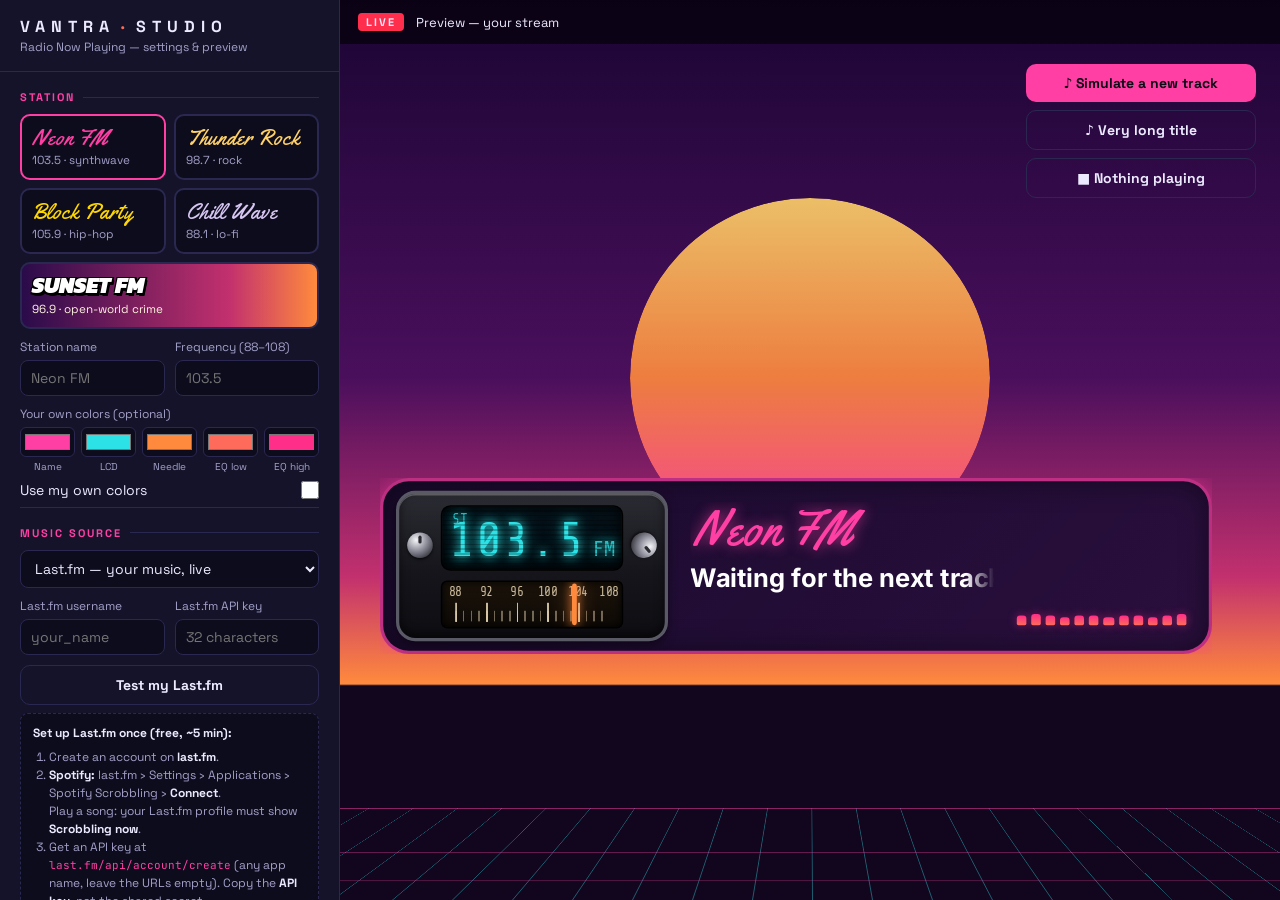
<file: index.html>
<!DOCTYPE html>
<html lang="en">
<head>
<meta charset="UTF-8">
<meta name="viewport" content="width=device-width, initial-scale=1.0">
<title>VANTRA STUDIO · Radio Now Playing</title>
<link href="https://fonts.googleapis.com/css2?family=Space+Grotesk:wght@400;500;700&family=JetBrains+Mono:wght@400;700&family=Yellowtail&family=Kanit:ital,wght@1,900&display=swap" rel="stylesheet">
<style>
:root{--acc:#ff3fa4;--coral:#ff6b5b;--indigo:#5b4bff;--bg:#0b0a16;--panel:#14132a;--line:#2a2850;--text:#eceaff;--muted:#a3a0c8;--ok:#3ddc84;--bad:#ff5f56}
*{margin:0;padding:0;box-sizing:border-box}
html,body{height:100%;overflow:hidden}
body{background:var(--bg);color:var(--text);font-family:'Space Grotesk',system-ui,sans-serif;font-size:14px}
.layout{display:flex;height:100vh}
aside{width:340px;min-width:340px;height:100vh;display:flex;flex-direction:column;background:var(--panel);border-right:1px solid var(--line)}
.logo{padding:16px 20px;border-bottom:1px solid var(--line)}
.logo b{display:block;font-size:16px;letter-spacing:6px}.logo b span{color:var(--coral);margin:0 6px}
.logo em{font-style:normal;color:var(--muted);font-size:12px}
.scroll{flex:1;overflow-y:auto;padding:0 20px 24px;scrollbar-width:thin;scrollbar-color:var(--line) transparent}
.sec{margin-top:18px}
.sec h3{font-size:11px;letter-spacing:2px;text-transform:uppercase;color:var(--acc);margin-bottom:10px;display:flex;gap:8px;align-items:center}
.sec h3::after{content:"";flex:1;height:1px;background:var(--line)}
label{display:block;font-size:12px;color:var(--muted);margin:10px 0 5px}
input[type=text],input[type=number],input[type=password],select{width:100%;background:#0d0c1d;border:1px solid var(--line);border-radius:8px;padding:8px 10px;color:var(--text);font:inherit;outline:none}
input:focus,select:focus{border-color:var(--acc)}
.row2{display:grid;grid-template-columns:1fr 1fr;gap:10px}
.colors{display:grid;grid-template-columns:repeat(5,1fr);gap:6px}
.colors input{width:100%;height:30px;padding:2px;background:#0d0c1d;border:1px solid var(--line);border-radius:6px}
.colors small{display:block;font-size:10px;color:var(--muted);text-align:center;margin-top:3px}
.toggle{display:flex;justify-content:space-between;align-items:center;padding:8px 0;border-bottom:1px solid var(--line)}
.toggle input{width:18px;height:18px;accent-color:var(--acc)}
input[type=range]{width:100%;accent-color:var(--acc)}
.hint{font-size:12px;color:var(--muted);line-height:1.5;margin-top:8px;padding:10px 12px;border-radius:8px;background:#0d0c1d;border:1px dashed var(--line)}
.hint b{color:var(--text)}.hint code{font-family:'JetBrains Mono';font-size:11px;color:var(--acc)}
.src{display:none}.src.on{display:block}
.status{margin-top:10px;font-size:12px;display:flex;gap:8px;align-items:flex-start}
.status i{width:8px;height:8px;border-radius:50%;background:var(--muted);margin-top:4px;flex-shrink:0}
.status.ok i{background:var(--ok);box-shadow:0 0 6px var(--ok)}.status.bad i{background:var(--bad)}
.stations{display:grid;grid-template-columns:1fr 1fr;gap:8px}
.st{padding:10px;border-radius:10px;border:2px solid var(--line);background:#0d0c1d;cursor:pointer;text-align:left;color:var(--text);font:inherit}
.st b{display:block;font-family:Yellowtail,cursive;font-size:22px;font-weight:400;line-height:1.1}
.st small{color:var(--muted)}
.st.on{border-color:var(--acc)}
.st-sunset{grid-column:1/-1;background:linear-gradient(90deg,#2a0b4a,#c2306e 70%,#ff8a3d)}
.st-sunset b{font-family:Kanit,sans-serif;font-style:italic;font-weight:900;font-size:22px;color:#fff;text-shadow:-1.5px -1.5px 0 #000,1.5px -1.5px 0 #000,-1.5px 1.5px 0 #000,1.5px 1.5px 0 #000,2px 3px 0 #000}
.st-sunset small{color:#fff3e0}
.btn{width:100%;margin-top:10px;padding:10px;border:0;border-radius:10px;background:var(--acc);color:#0b0a16;font:inherit;font-weight:700;cursor:pointer}
.btn.ghost{background:transparent;color:var(--text);border:1px solid var(--line)}
.url{margin-top:10px;padding:10px;border-radius:8px;background:#0d0c1d;border:1px solid var(--line);font-family:'JetBrains Mono';font-size:11px;color:var(--acc);word-break:break-all;max-height:110px;overflow:auto}
main{flex:1;position:relative;overflow:hidden;background:linear-gradient(180deg,#1a0533 0%,#4a0f5c 42%,#c2306e 64%,#ff8a3d 76%,#12061f 76.2%,#12061f 100%)}
main::before{content:"";position:absolute;left:50%;top:22%;width:360px;height:360px;transform:translateX(-50%);border-radius:50%;background:linear-gradient(180deg,#ffd36b,#ff8a3d 50%,#ff3fa4);-webkit-mask:linear-gradient(#000 78%,transparent 78%);mask:linear-gradient(#000 78%,transparent 78%);opacity:.9}
main::after{content:"";position:absolute;left:-20%;right:-20%;bottom:0;height:24%;background-image:linear-gradient(rgba(255,63,164,.5) 1px,transparent 1px),linear-gradient(90deg,rgba(45,226,230,.4) 1px,transparent 1px);background-size:60px 60px;transform:perspective(500px) rotateX(55deg);transform-origin:bottom}
.top{position:absolute;left:0;right:0;top:0;height:44px;display:flex;align-items:center;gap:12px;padding:0 18px;background:rgba(0,0,0,.6);z-index:5;font-size:13px}
.live{background:#ff2e4d;font-weight:700;font-size:11px;letter-spacing:2px;padding:2px 8px;border-radius:4px}
.wrap{position:absolute;left:40px;bottom:calc(24% + 30px);z-index:4;width:832px;height:176px}
.wrap iframe{width:520px;height:110px;border:0;transform:scale(1.6);transform-origin:0 0;background:transparent}
.tests{position:absolute;right:24px;top:64px;z-index:5;display:flex;flex-direction:column;gap:8px;width:230px}
.tests .btn{margin:0}
.toast{position:fixed;left:50%;bottom:20px;transform:translateX(-50%) translateY(80px);background:var(--panel);border:1px solid var(--acc);padding:8px 16px;border-radius:8px;transition:transform .3s;z-index:9}
.toast.show{transform:translateX(-50%)}
</style>
</head>
<body>
<div class="layout">
<aside>
  <div class="logo"><b>VANTRA<span>·</span>STUDIO</b><em>Radio Now Playing — settings & preview</em></div>
  <div class="scroll">

    <div class="sec"><h3>Station</h3>
      <div class="stations" id="stations">
        <button class="st on" data-st="neon"><b style="color:#ff3fa4">Neon FM</b><small>103.5 · synthwave</small></button>
        <button class="st" data-st="rock"><b style="color:#ffd166">Thunder Rock</b><small>98.7 · rock</small></button>
        <button class="st" data-st="hiphop"><b style="color:#ffd700">Block Party</b><small>105.9 · hip-hop</small></button>
        <button class="st" data-st="lofi"><b style="color:#d6c6f2">Chill Wave</b><small>88.1 · lo-fi</small></button>
        <button class="st st-sunset" data-st="sunset"><b>SUNSET FM</b><small>96.9 · open-world crime</small></button>
      </div>
      <input type="hidden" data-key="station" id="station" value="neon">
      <div class="row2">
        <div><label>Station name</label><input type="text" data-key="stationName" placeholder="Neon FM"></div>
        <div><label>Frequency (88–108)</label><input type="text" data-key="frequency" placeholder="103.5"></div>
      </div>
      <label>Your own colors (optional)</label>
      <div class="colors">
        <div><input type="color" data-key="nameColor" data-optional value="#ff3fa4"><small>Name</small></div>
        <div><input type="color" data-key="lcdColor" data-optional value="#2de2e6"><small>LCD</small></div>
        <div><input type="color" data-key="needleColor" data-optional value="#ff8a3d"><small>Needle</small></div>
        <div><input type="color" data-key="eqFrom" data-optional value="#ff6b5b"><small>EQ low</small></div>
        <div><input type="color" data-key="eqTo" data-optional value="#ff2e88"><small>EQ high</small></div>
      </div>
      <div class="toggle"><span>Use my own colors</span><input type="checkbox" id="own-colors"></div>
    </div>

    <div class="sec"><h3>Music source</h3>
      <select data-key="source" id="source">
        <option value="lastfm" selected>Last.fm — your music, live</option>
        <option value="manual">Manual text (no account)</option>
      </select>

      <div class="src" data-src="lastfm">
        <div class="row2">
          <div><label>Last.fm username</label><input type="text" data-key="lastfmUser" id="lfm-user" placeholder="your_name" autocomplete="off" spellcheck="false"></div>
          <div><label>Last.fm API key</label><input type="password" data-key="lastfmKey" id="lfm-key" placeholder="32 characters" autocomplete="off"></div>
        </div>
        <button class="btn ghost" id="lfm-test" type="button">Test my Last.fm</button>
        <div class="status" id="lfm-result" style="display:none"><i></i><span></span></div>
        <div class="hint"><b>Set up Last.fm once (free, ~5 min):</b>
          <ol style="margin:6px 0 0 16px">
            <li>Create an account on <b>last.fm</b>.</li>
            <li><b>Spotify:</b> last.fm › Settings › Applications › Spotify Scrobbling › <b>Connect</b>.<br>Play a song: your Last.fm profile must show <b>Scrobbling now</b>.</li>
            <li>Get an API key at <code>last.fm/api/account/create</code> (any app name, leave the URLs empty). Copy the <b>API key</b>, not the shared secret.</li>
            <li>Play a song, type your username and key above, click <b>Test my Last.fm</b>.</li>
          </ol>
        </div>
      </div>
      <div class="src" data-src="manual">
        <label>Title</label><input type="text" data-key="manualTitle" value="Midnight Drive">
        <label>Artist</label><input type="text" data-key="manualArtist" value="Vantra Studio">
        <div class="hint">Type what's playing. Change it any time: the radio tunes to the new title.</div>
      </div>
      <div class="status" id="status"><i></i><span>Preview ready.</span></div>
    </div>

    <div class="sec"><h3>Behaviour</h3>
      <label>When nothing plays</label>
      <select data-key="idleMode">
        <option value="message" selected>Show a message</option>
        <option value="last">Show the last track played</option>
        <option value="hide">Hide the radio</option>
      </select>
      <label>Message when nothing plays</label><input type="text" data-key="idleText" value="Waiting for the next track…">
      <div class="toggle"><span>Radio static sound on track change</span><input type="checkbox" data-key="staticSound" checked></div>
      <label>Static volume</label><input type="range" data-key="staticVolume" min="0" max="100" value="30">
      <label>Scrolling speed for long titles</label><input type="range" data-key="scrollSpeed" min="15" max="90" value="40">
      <label>Check Last.fm every (seconds)</label><input type="number" data-key="pollSeconds" value="8" min="4">
    </div>

    <div class="sec"><h3>Add it to OBS</h3>
      <div class="url" id="url">…</div>
      <button class="btn" id="copy">Copy the OBS link</button>
      <div class="hint">OBS › <b>+</b> › <b>Browser</b> › paste the link › Width <b>520</b>, Height <b>110</b> (or 1040 × 220 for a sharper, bigger banner — it scales by itself).<br>StreamElements users: see <b>HOW-TO-USE.html</b>.</div>
    </div>
  </div>
</aside>

<main>
  <div class="top"><span class="live">LIVE</span><span>Preview — your stream</span></div>
  <div class="tests">
    <button class="btn" id="t-next">♪ Simulate a new track</button>
    <button class="btn ghost" id="t-long">♪ Very long title</button>
    <button class="btn ghost" id="t-idle">■ Nothing playing</button>
  </div>
  <div class="wrap"><iframe id="frame" src="widget/index.html" title="Radio preview"></iframe></div>
</main>
</div>
<div class="toast" id="toast"></div>

<script>
const frame = document.getElementById('frame');
const send = m => { try { frame.contentWindow.postMessage(m, '*'); } catch (_) {} };
const controls = [...document.querySelectorAll('[data-key]')];
const val = el => el.type === 'checkbox' ? el.checked : (el.type === 'number' || el.type === 'range') ? +el.value : el.value;
const INITIAL = Object.fromEntries(controls.map(el => [el.dataset.key, val(el)]));
const ownColors = document.getElementById('own-colors');

function config() {
  const c = Object.fromEntries(controls.map(el => [el.dataset.key, val(el)]));
  if (!ownColors.checked) ['nameColor', 'lcdColor', 'needleColor', 'eqFrom', 'eqTo'].forEach(k => c[k] = '');
  return c;
}

function push() {
  const src = document.getElementById('source').value;
  document.querySelectorAll('.src').forEach(s => s.classList.toggle('on', s.dataset.src === src));
  send({ type: 'cmd:config', config: config() });
  updateUrl();
}

controls.forEach(el => el.addEventListener(el.type === 'checkbox' || el.tagName === 'SELECT' || el.type === 'color' ? 'change' : 'input', push));
ownColors.addEventListener('change', push);
document.querySelectorAll('.st').forEach(b => b.addEventListener('click', () => {
  document.querySelectorAll('.st').forEach(x => x.classList.toggle('on', x === b));
  document.getElementById('station').value = b.dataset.st;
  push();
}));

window.addEventListener('message', ({ data }) => {
  if (data?.type === 'radio:ready') push();
  if (data?.type === 'radio:status') {
    const s = document.getElementById('status');
    s.className = 'status ' + (data.ok ? 'ok' : 'bad');
    s.querySelector('span').textContent = data.msg;
  }
});

const DEMO = [['Neon Heartbeat', 'Laser Coast'], ['Midnight Drive', 'Vantra Studio'], ['Ocean Avenue', 'Sunset Riders'], ['Glass City Lights', 'Nova & The Palms']];
let di = -1;
document.getElementById('t-next').onclick = () => { di = (di + 1) % DEMO.length; send({ type: 'cmd:track', title: DEMO[di][0], artist: DEMO[di][1] }); };
document.getElementById('t-long').onclick = () => send({ type: 'cmd:track', title: 'Ocean Boulevard Sunset (Extended Night Drive Mix) [Remastered]', artist: 'The Palm Street Collective feat. Laser Coast' });
document.getElementById('t-idle').onclick = () => send({ type: 'cmd:idle' });

function widgetBase() {
  const here = location.href.split(/[?#]/)[0].replace(/index\.html$/, '');
  return (here.endsWith('/') ? here : here + '/') + 'widget/index.html';
}
function updateUrl() {
  const c = config(), q = new URLSearchParams();
  Object.keys(c).forEach(k => { if (c[k] !== INITIAL[k] && !(c[k] === '' && !INITIAL[k])) q.set(k, String(c[k])); });
  if (!ownColors.checked) ['nameColor', 'lcdColor', 'needleColor', 'eqFrom', 'eqTo'].forEach(k => q.delete(k));
  if (!q.has('source')) q.set('source', c.source);
  document.getElementById('url').textContent = widgetBase() + '?' + q;
}
document.getElementById('copy').onclick = () => {
  const t = document.getElementById('url').textContent;
  const ok = () => toast('OBS link copied!');
  if (navigator.clipboard?.writeText) navigator.clipboard.writeText(t).then(ok, () => toast('Select the link and copy it manually'));
  else toast('Select the link and copy it manually');
};
function toast(m) { const t = document.getElementById('toast'); t.textContent = m; t.classList.add('show'); setTimeout(() => t.classList.remove('show'), 2200); }
frame.addEventListener('load', () => setTimeout(push, 80));

// "Test my Last.fm": asks Last.fm directly and explains the answer in plain words
const LFM_ERR = { 6: 'Username not found: check the spelling.', 10: 'Invalid API key: copy the 32-character "API key" again (not the shared secret).', 17: 'Your listening history is private: untick "Hide recent listening information" in Last.fm privacy settings.', 26: 'This API key was suspended: create a new one.', 29: 'Too many checks: wait a minute.' };
document.getElementById('lfm-test').onclick = async () => {
  const box = document.getElementById('lfm-result'), out = box.querySelector('span');
  const say = (ok, msg) => { box.style.display = 'flex'; box.className = 'status ' + (ok ? 'ok' : 'bad'); out.textContent = msg; };
  const user = document.getElementById('lfm-user').value.trim(), key = document.getElementById('lfm-key').value.trim();
  if (!user || !key) return say(false, 'Type your Last.fm username and API key first.');
  if (!/^[0-9a-f]{32}$/i.test(key)) return say(false, 'An API key has 32 letters and numbers. Check you copied the "API key", not the shared secret.');
  say(true, 'Asking Last.fm…');
  try {
    const r = await fetch(`https://ws.audioscrobbler.com/2.0/?method=user.getrecenttracks&limit=1&format=json&user=${encodeURIComponent(user)}&api_key=${encodeURIComponent(key)}`, { cache: 'no-store' });
    const d = await r.json();
    if (d.error) return say(false, LFM_ERR[d.error] || ('Last.fm says: ' + d.message));
    const t = [].concat(d?.recenttracks?.track || [])[0];
    if (!t) return say(true, 'Connected! No track in your history yet: play a song on Spotify and test again.');
    const name = `${t.name} — ${t.artist?.['#text'] || ''}`;
    if (t['@attr']?.nowplaying === 'true') say(true, `It works! Now playing: ${name}`);
    else say(true, `Connected, but nothing is playing right now. Last track: ${name}. Start a song (check Spotify isn't in a private session) and test again.`);
  } catch (_) { say(false, 'Could not reach Last.fm. Check your internet connection and try again.'); }
};
push();
</script>
</body>
</html>
</file>
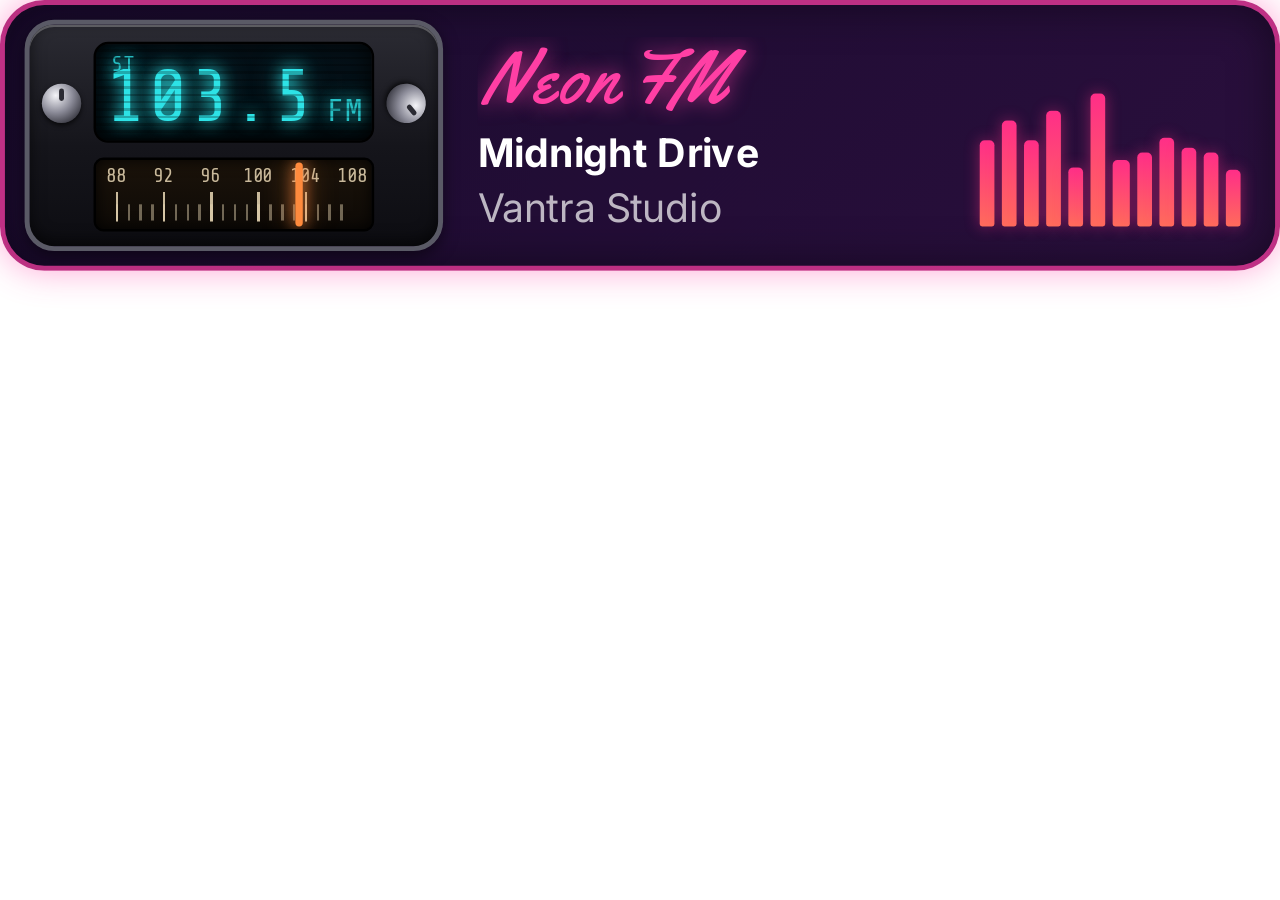
<file: widget/index.html>
<!DOCTYPE html>
<html lang="en">
<head>
  <meta charset="UTF-8">
  <meta name="viewport" content="width=device-width, initial-scale=1.0">
  <title>VANTRA STUDIO — Radio Now Playing</title>
  <link rel="stylesheet" href="style.css">
</head>
<body>
<!-- WIDGET:START -->
<div id="stage">
  <div id="radio-widget" class="radio">

    <!-- Left: retro car radio -->
    <div class="deck">
      <span class="knob l"></span><span class="knob r"></span>
      <div class="lcd">
        <canvas class="static" id="lcd-static" width="120" height="40"></canvas>
        <span class="st">ST</span>
        <span class="freq" id="freq">103.5</span><span class="band">FM</span>
      </div>
      <div class="dial">
        <div class="scale">
          <span style="left:0%">88</span><span style="left:20%">92</span><span style="left:40%">96</span>
          <span style="left:60%">100</span><span style="left:80%">104</span><span style="left:100%">108</span>
        </div>
        <div class="ticks"></div>
        <div class="needle" id="needle"></div>
      </div>
    </div>

    <!-- Center: station + now playing -->
    <div class="info">
      <canvas class="static" id="info-static" width="200" height="80"></canvas>
      <div class="station" id="station">Neon FM</div>
      <div class="line title"><span class="marquee" id="title">Tuning in…</span></div>
      <div class="line artist"><span class="marquee" id="artist"></span></div>
    </div>

    <!-- Right: equalizer -->
    <div class="eq" id="eq"></div>

  </div>
</div>
<!-- WIDGET:END -->
  <script src="script.js"></script>
</body>
</html>
</file>
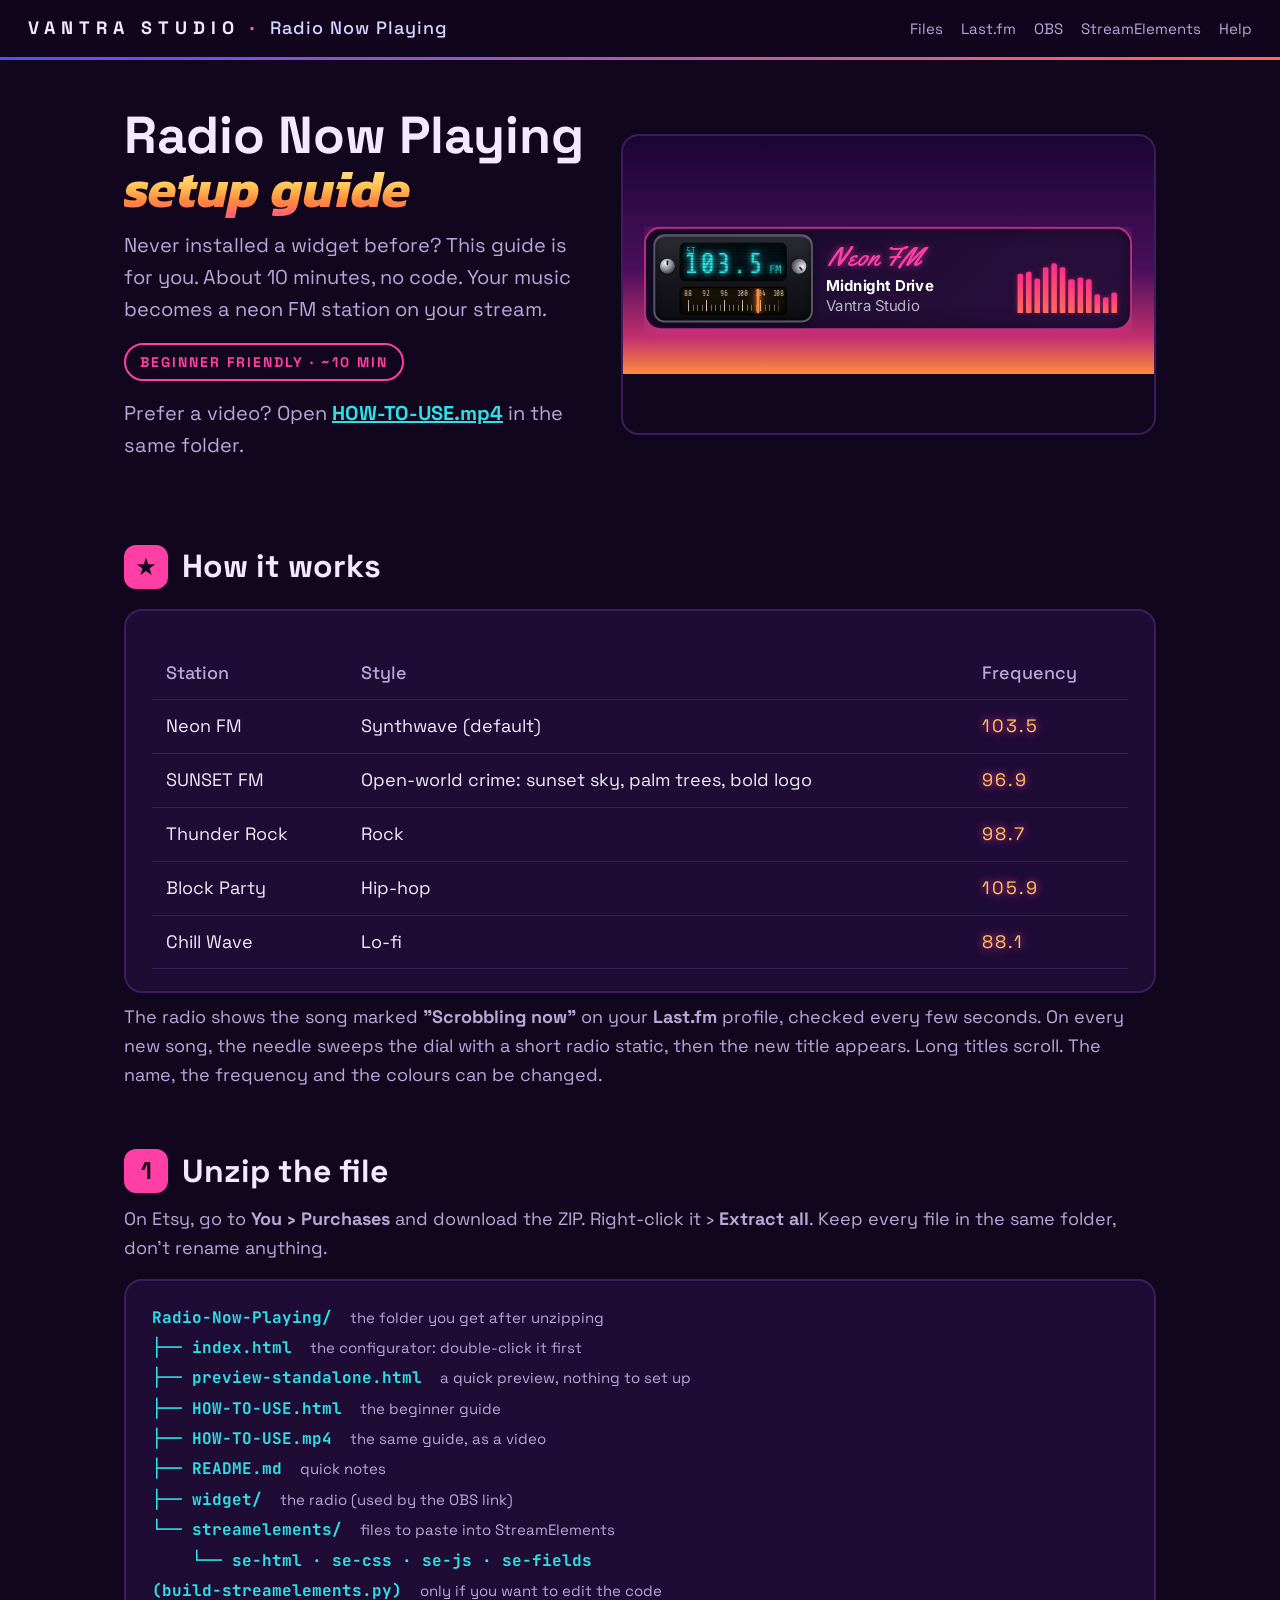
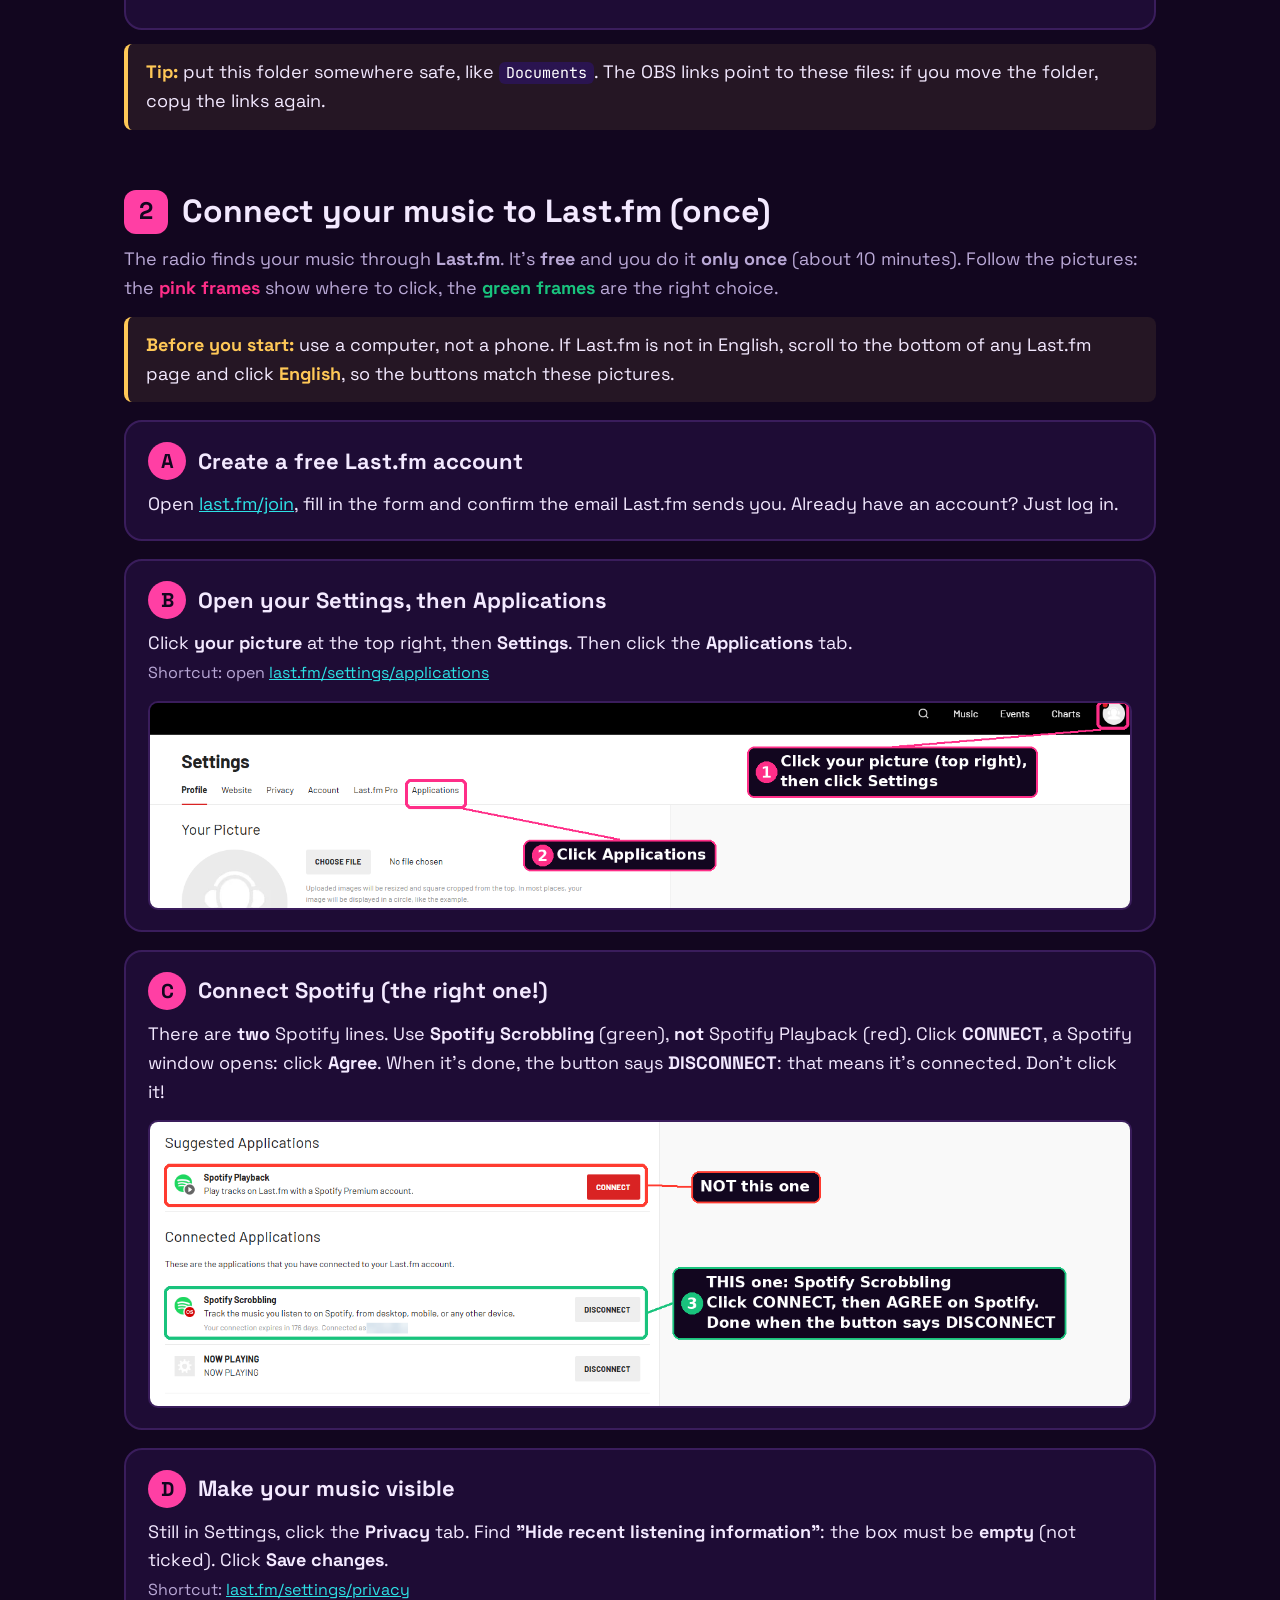
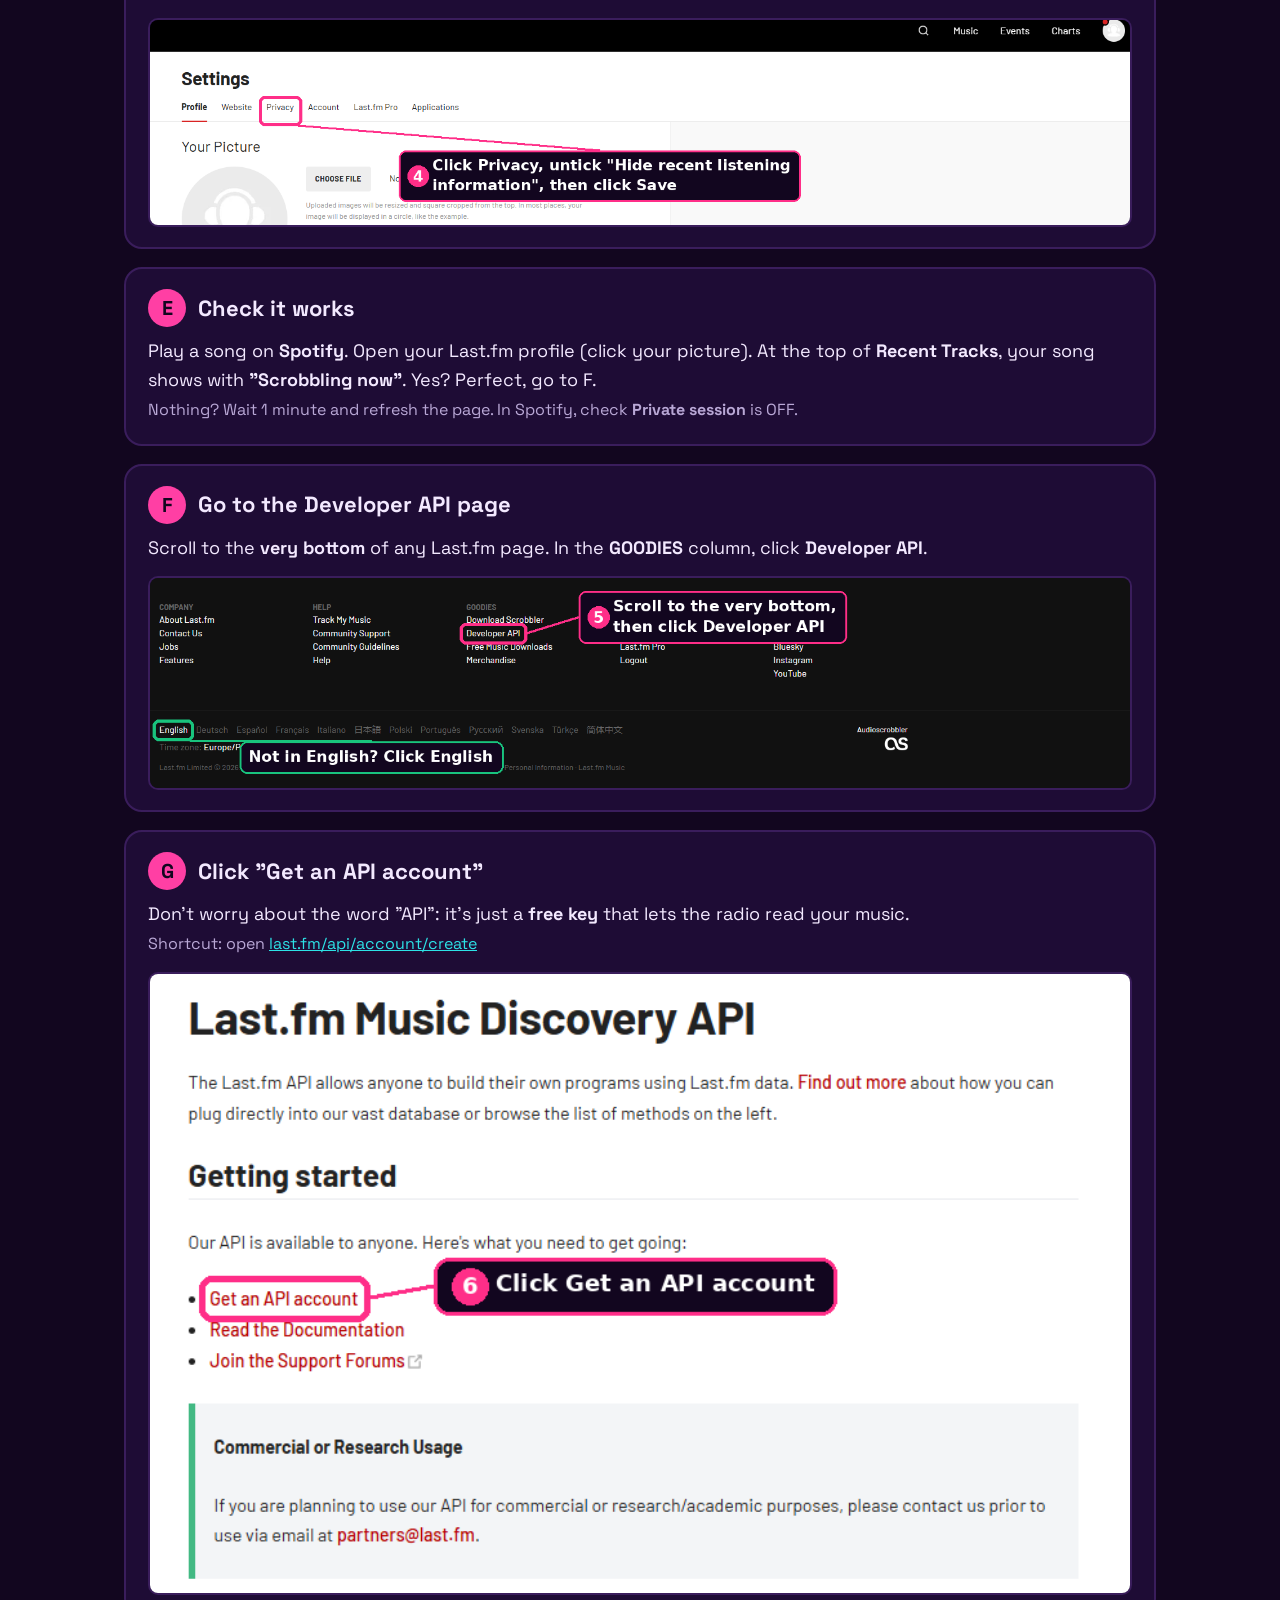
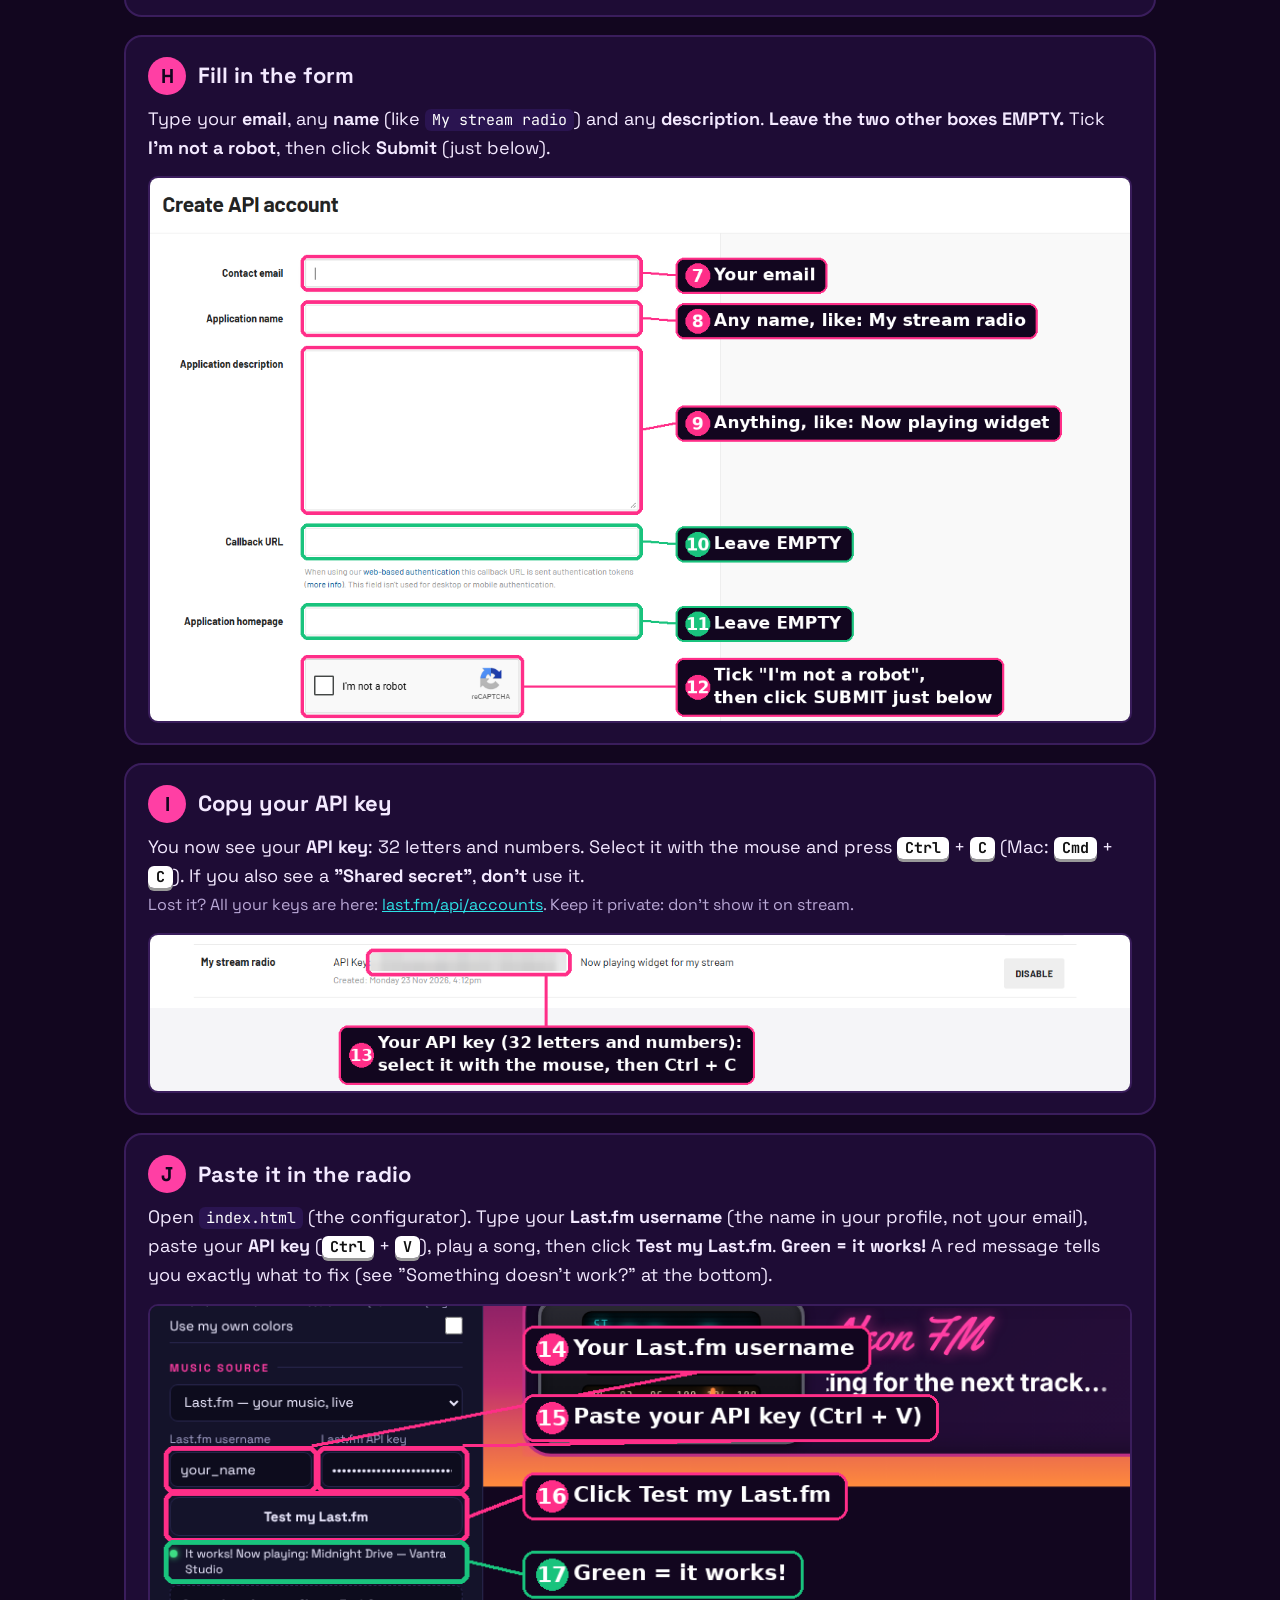
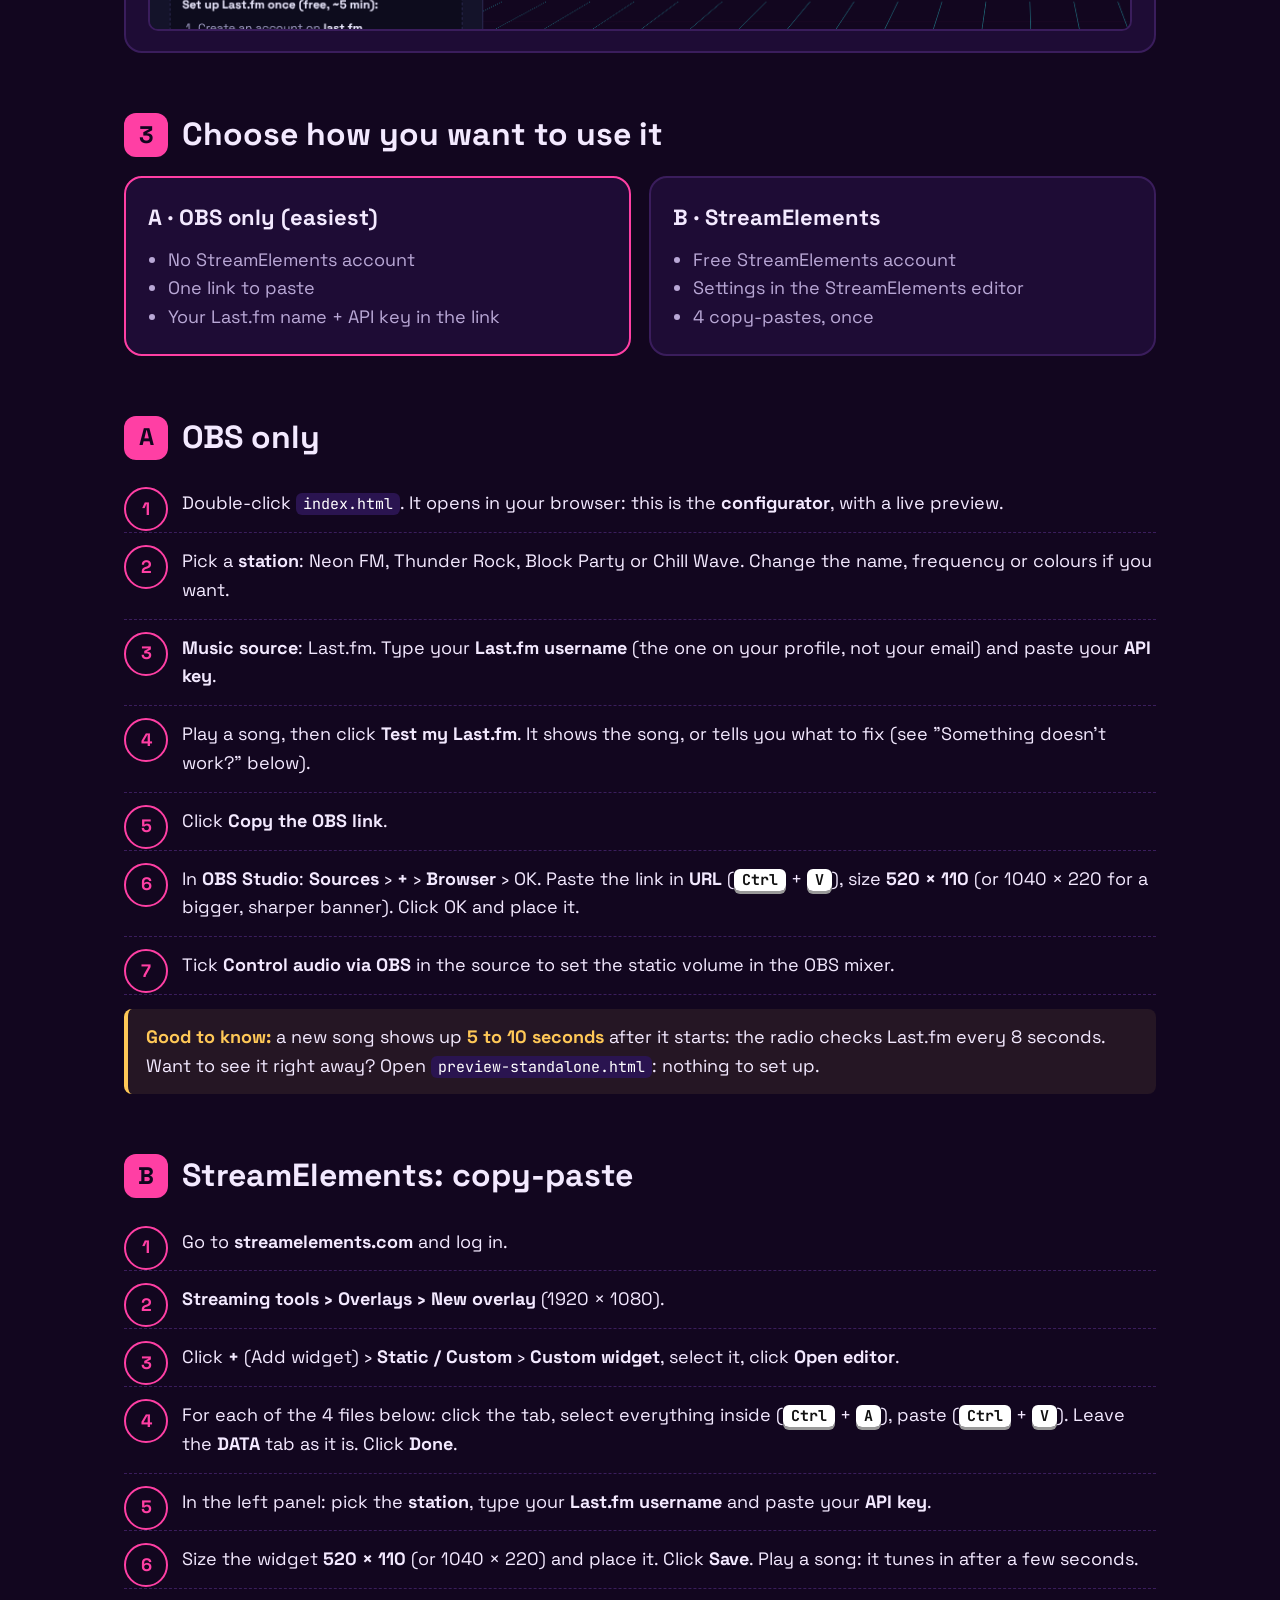
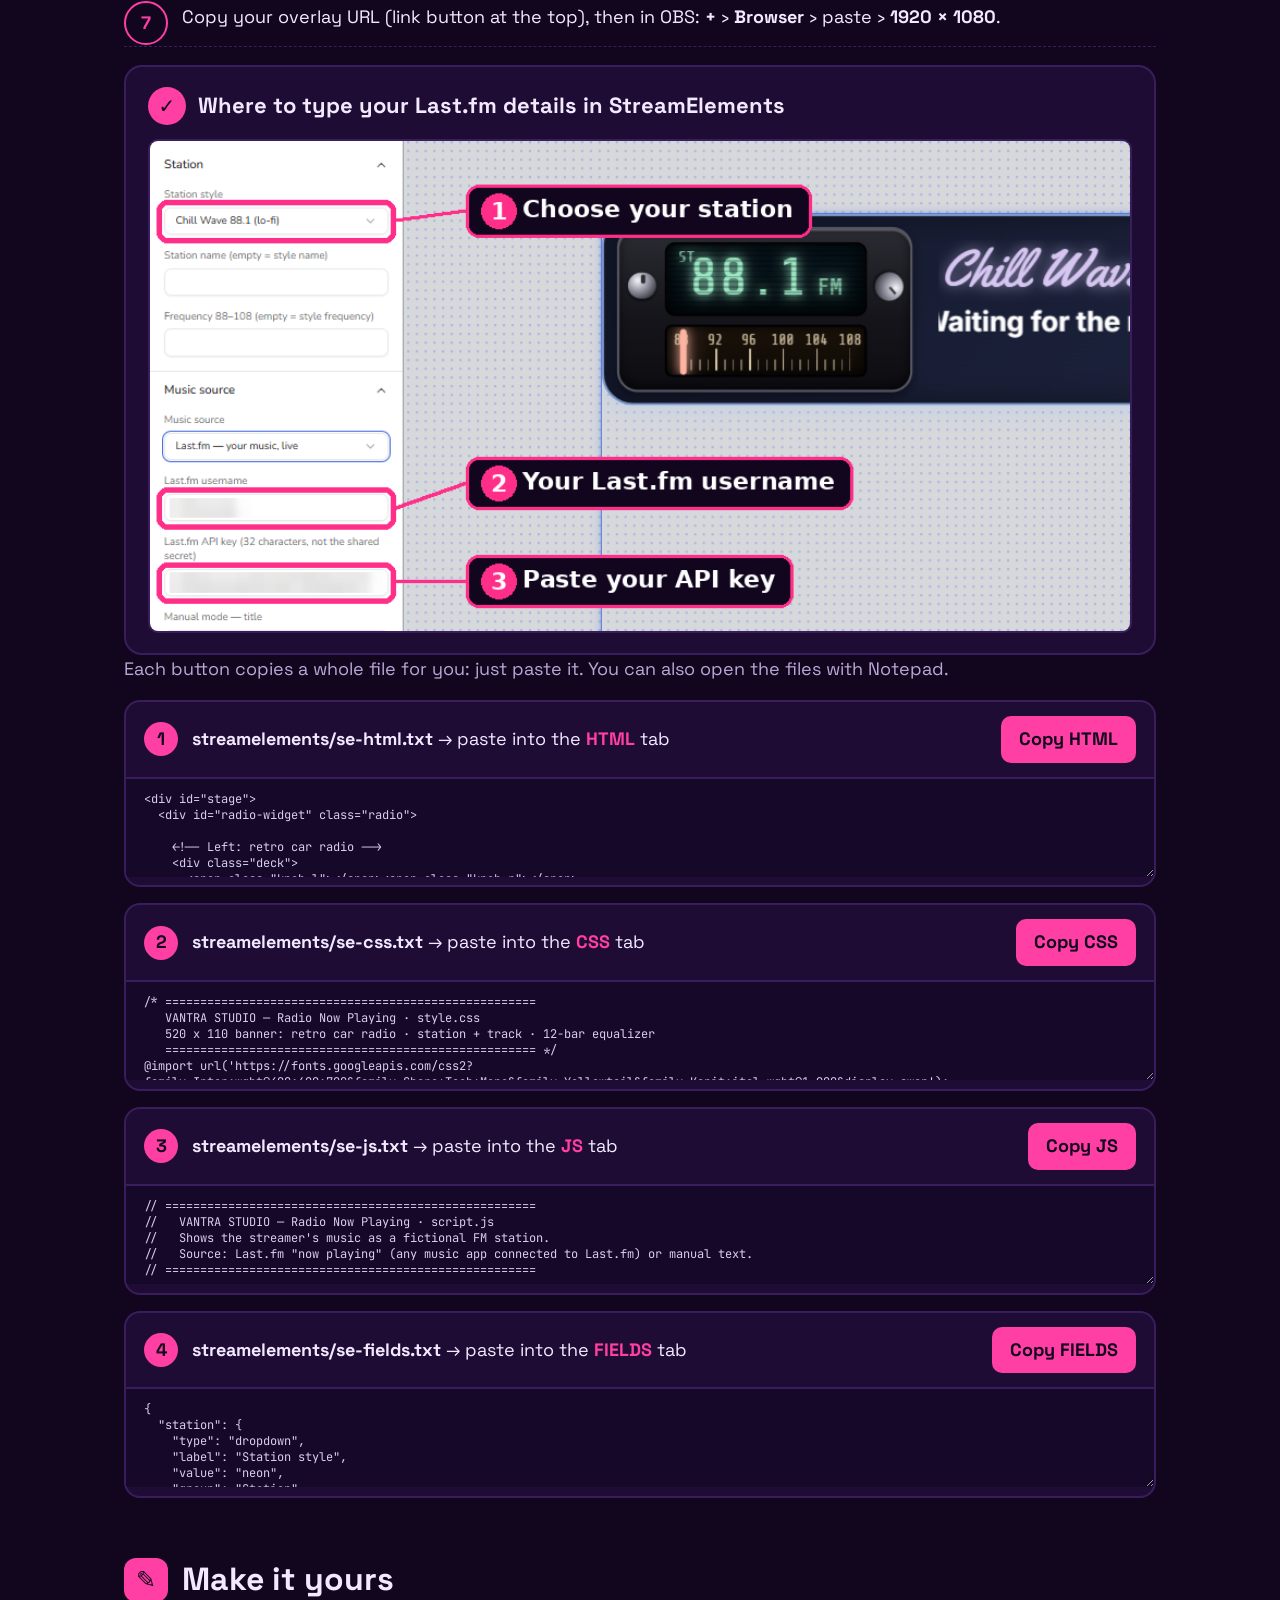
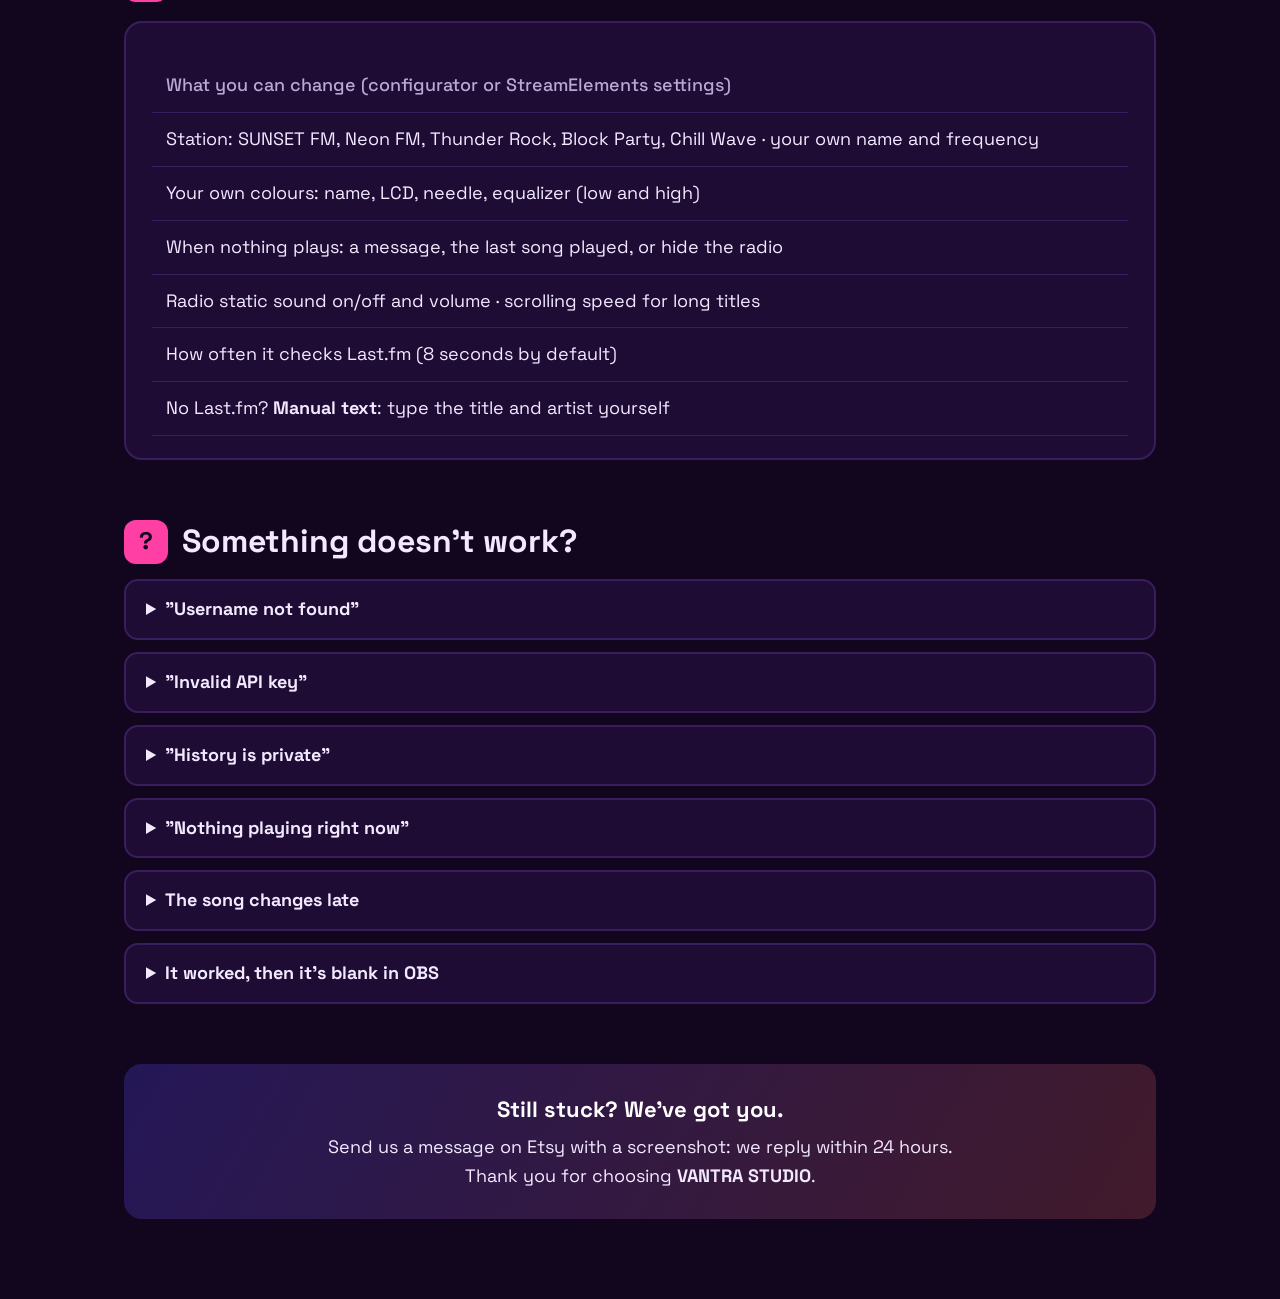
<file: HOW-TO-USE.html>
<!DOCTYPE html>
<html lang="en">
<head>
<meta charset="UTF-8">
<meta name="viewport" content="width=device-width, initial-scale=1">
<title>Radio Now Playing — Setup guide · VANTRA STUDIO</title>
<link href="https://fonts.googleapis.com/css2?family=Space+Grotesk:wght@400;500;700&family=JetBrains+Mono:wght@400;700&family=Kanit:ital,wght@1,900&display=swap" rel="stylesheet">
<style>
:root{--acc:#ff3fa4;--teal:#2de2e6;--gold:#ffc857;--coral:#ff6b5b;--indigo:#5b4bff;--bg:#12061f;--card:#1e0c35;--line:#3a1d5c;--text:#f3e9ff;--muted:#b9a8d6}
*{margin:0;padding:0;box-sizing:border-box}
body{background:var(--bg);color:var(--text);font-family:'Space Grotesk',system-ui,sans-serif;font-size:18px;line-height:1.6}
a{color:var(--teal)}
.bar{position:sticky;top:0;z-index:10;display:flex;justify-content:space-between;align-items:center;padding:14px 28px;background:rgba(18,6,31,.92);backdrop-filter:blur(8px);border-bottom:3px solid transparent;border-image:linear-gradient(90deg,var(--indigo),var(--coral)) 1}
.brand{font-weight:700;letter-spacing:6px}.brand span{color:var(--coral);margin:0 10px}.brand em{font-style:normal;letter-spacing:1px;font-weight:500;color:#d9d4ff}
.bar nav a{color:var(--muted);text-decoration:none;margin-left:18px;font-size:15px}
.wrap{max-width:1080px;margin:0 auto;padding:0 24px 80px}
.hero{display:grid;grid-template-columns:1fr 1.15fr;gap:32px;align-items:center;padding:48px 0 24px}
.hero h1{font-size:52px;line-height:1.05}.hero h1 b{font-family:Kanit;font-style:italic;background:linear-gradient(180deg,#fff6d8,var(--gold) 45%,#ff8a3d 65%,var(--acc));-webkit-background-clip:text;background-clip:text;color:transparent}
.hero p{color:var(--muted);font-size:20px;margin-top:12px}
.pill{display:inline-block;margin-top:18px;padding:6px 14px;border-radius:999px;border:2px solid var(--acc);color:var(--acc);font-weight:700;font-size:14px;letter-spacing:2px}
.preview{position:relative;aspect-ratio:16/9;border-radius:18px;overflow:hidden;border:2px solid var(--line);background:linear-gradient(180deg,#1a0533,#4a0f5c 45%,#c2306e 68%,#ff8a3d 80%,#12061f 80.3%)}
.preview iframe{position:absolute;inset:0;width:100%;height:100%;border:0}
h2{font-size:32px;margin:56px 0 8px;display:flex;align-items:center;gap:14px}
h2 .n{display:inline-flex;min-width:44px;height:44px;padding:0 8px;border-radius:12px;background:var(--acc);color:#12061f;align-items:center;justify-content:center;font-size:24px}
h3{font-size:22px;margin:24px 0 6px;color:var(--teal)}
.lead{color:var(--muted)}
.card{background:var(--card);border:2px solid var(--line);border-radius:18px;padding:22px 26px;margin-top:16px}
.tree{font-family:'JetBrains Mono',monospace;font-size:16px;line-height:1.9;white-space:pre}
.tree b{color:var(--teal)}.tree i{font-style:normal;font-family:'Space Grotesk';color:var(--muted);margin-left:18px;font-size:15px}
ol.steps{counter-reset:s;list-style:none;margin-top:12px}
ol.steps>li{counter-increment:s;position:relative;padding:14px 0 14px 58px;border-bottom:1px dashed var(--line)}
ol.steps>li::before{content:counter(s);position:absolute;left:0;top:12px;width:40px;height:40px;border-radius:50%;border:2px solid var(--acc);color:var(--acc);font-weight:700;display:flex;align-items:center;justify-content:center}
kbd{font-family:'JetBrains Mono';background:#fff;color:#111;border-radius:6px;padding:1px 8px;box-shadow:0 3px 0 #999;font-size:15px;font-weight:700}
code{font-family:'JetBrains Mono';background:#2a1450;border-radius:6px;padding:1px 7px;font-size:15px;color:#fff}
.tip{margin-top:14px;padding:14px 18px;border-left:4px solid var(--gold);background:rgba(255,200,87,.08);border-radius:8px}.tip b{color:var(--gold)}
.methods{display:grid;grid-template-columns:1fr 1fr;gap:18px;margin-top:16px}
.method{background:var(--card);border:2px solid var(--line);border-radius:18px;padding:22px}.method.best{border-color:var(--acc)}
.method h4{font-size:22px}.method ul{margin:10px 0 0 20px;color:var(--muted)}
table{width:100%;border-collapse:collapse;margin-top:14px}td,th{text-align:left;padding:12px 14px;border-bottom:1px solid var(--line)}th{color:var(--muted);font-weight:500}
td.st{color:var(--gold);letter-spacing:2px;text-shadow:0 0 8px var(--acc)}
.copy{margin-top:16px;background:var(--card);border:2px solid var(--line);border-radius:16px;overflow:hidden}
.copy-head{display:flex;align-items:center;gap:14px;padding:14px 18px}.copy-head div{flex:1}.acc{color:var(--acc)}
.num{display:inline-flex;width:34px;height:34px;border-radius:50%;background:var(--acc);color:#12061f;font-weight:700;align-items:center;justify-content:center;flex-shrink:0}
.copy button{font:inherit;font-weight:700;padding:9px 18px;border-radius:10px;border:0;background:var(--acc);color:#12061f;cursor:pointer}.copy button.done{background:#fff}
.copy textarea{width:100%;height:100px;border:0;border-top:2px solid var(--line);background:#160828;color:#d8cdf2;font-family:'JetBrains Mono';font-size:12px;padding:12px 18px;resize:vertical}
details{background:var(--card);border:2px solid var(--line);border-radius:14px;padding:14px 20px;margin-top:12px}summary{cursor:pointer;font-weight:700}details p{margin-top:8px;color:var(--muted)}
.shot{margin-top:18px;background:var(--card);border:2px solid var(--line);border-radius:18px;padding:20px 22px}
.shot-h{display:flex;align-items:center;gap:12px;font-size:22px;font-weight:700}
.sn{display:inline-flex;width:38px;height:38px;border-radius:50%;background:var(--acc);color:#12061f;align-items:center;justify-content:center;font-size:20px;flex-shrink:0}
.shot p{margin-top:10px}.shot .alt{color:var(--muted);font-size:16px}
.shot img{display:block;width:100%;margin-top:14px;border-radius:10px;border:2px solid var(--line);background:#fff}
.foot{margin-top:60px;padding:28px;border-radius:18px;background:linear-gradient(120deg,rgba(91,75,255,.25),rgba(255,107,91,.2));text-align:center}
@media (max-width:820px){.hero,.methods{grid-template-columns:1fr}.hero h1{font-size:38px}.tree{font-size:13px}}
</style>
</head>
<body>
<div class="bar"><div class="brand">VANTRA STUDIO<span>·</span><em>Radio Now Playing</em></div>
<nav><a href="#folder">Files</a><a href="#lastfm">Last.fm</a><a href="#obs">OBS</a><a href="#se">StreamElements</a><a href="#help">Help</a></nav></div>
<div class="wrap">
<div class="hero">
  <div>
    <h1>Radio Now Playing<br><b>setup guide</b></h1>
    <p>Never installed a widget before? This guide is for you. About 10 minutes, no code. Your music becomes a neon FM station on your stream.</p>
    <span class="pill">BEGINNER FRIENDLY · ~10 MIN</span>
    <p style="margin-top:16px">Prefer a video? Open <a href="HOW-TO-USE.mp4"><b>HOW-TO-USE.mp4</b></a> in the same folder.</p>
  </div>
  <div class="preview"><iframe src="widget/index.html?demo=1&staticSound=false" title="Live preview" style="inset:auto;left:4%;top:50%;width:92%;height:auto;aspect-ratio:520/124;transform:translateY(-50%)"></iframe></div>
</div>

<h2><span class="n">★</span>How it works</h2>
<div class="card"><table>
<tr><th>Station</th><th>Style</th><th>Frequency</th></tr>
<tr><td>Neon FM</td><td>Synthwave (default)</td><td class="st">103.5</td></tr>
<tr><td>SUNSET FM</td><td>Open-world crime: sunset sky, palm trees, bold logo</td><td class="st">96.9</td></tr>
<tr><td>Thunder Rock</td><td>Rock</td><td class="st">98.7</td></tr>
<tr><td>Block Party</td><td>Hip-hop</td><td class="st">105.9</td></tr>
<tr><td>Chill Wave</td><td>Lo-fi</td><td class="st">88.1</td></tr>
</table></div>
<p class="lead" style="margin-top:10px">The radio shows the song marked <b>"Scrobbling now"</b> on your <b>Last.fm</b> profile, checked every few seconds. On every new song, the needle sweeps the dial with a short radio static, then the new title appears. Long titles scroll. The name, the frequency and the colours can be changed.</p>

<h2 id="folder"><span class="n">1</span>Unzip the file</h2>
<p class="lead">On Etsy, go to <b>You › Purchases</b> and download the ZIP. Right-click it › <b>Extract all</b>. Keep every file in the same folder, don't rename anything.</p>
<div class="card tree"><div><b>Radio-Now-Playing/</b><i>the folder you get after unzipping</i></div><div><b>├── index.html</b><i>the configurator: double-click it first</i></div><div><b>├── preview-standalone.html</b><i>a quick preview, nothing to set up</i></div><div><b>├── HOW-TO-USE.html</b><i>the beginner guide</i></div><div><b>├── HOW-TO-USE.mp4</b><i>the same guide, as a video</i></div><div><b>├── README.md</b><i>quick notes</i></div><div><b>├── widget/</b><i>the radio (used by the OBS link)</i></div><div><b>└── streamelements/</b><i>files to paste into StreamElements</i></div><div><b>    └── se-html · se-css · se-js · se-fields</b><i></i></div><div><b>(build-streamelements.py)</b><i>only if you want to edit the code</i></div></div>
<div class="tip"><b>Tip:</b> put this folder somewhere safe, like <code>Documents</code>. The OBS links point to these files: if you move the folder, copy the links again.</div>

<h2 id="lastfm"><span class="n">2</span>Connect your music to Last.fm (once)</h2>
<p class="lead">The radio finds your music through <b>Last.fm</b>. It's <b>free</b> and you do it <b>only once</b> (about 10 minutes). Follow the pictures: the <b style="color:#ff2e88">pink frames</b> show where to click, the <b style="color:#19c37d">green frames</b> are the right choice.</p>
<div class="tip"><b>Before you start:</b> use a computer, not a phone. If Last.fm is not in English, scroll to the bottom of any Last.fm page and click <b>English</b>, so the buttons match these pictures.</div>

<div class="shot"><div class="shot-h"><span class="sn">A</span>Create a free Last.fm account</div>
<p>Open <a href="https://www.last.fm/join" target="_blank">last.fm/join</a>, fill in the form and confirm the email Last.fm sends you. Already have an account? Just log in.</p></div>

<div class="shot"><div class="shot-h"><span class="sn">B</span>Open your Settings, then Applications</div>
<p>Click <b>your picture</b> at the top right, then <b>Settings</b>. Then click the <b>Applications</b> tab.<br><span class="alt">Shortcut: open <a href="https://www.last.fm/settings/applications" target="_blank">last.fm/settings/applications</a></span></p>
<img src="guide-images/lastfm-1-settings.png" alt="Last.fm settings: click your picture, then Applications"></div>

<div class="shot"><div class="shot-h"><span class="sn">C</span>Connect Spotify (the right one!)</div>
<p>There are <b>two</b> Spotify lines. Use <b>Spotify Scrobbling</b> (green), <b>not</b> Spotify Playback (red). Click <b>CONNECT</b>, a Spotify window opens: click <b>Agree</b>. When it's done, the button says <b>DISCONNECT</b>: that means it's connected. Don't click it!</p>
<img src="guide-images/lastfm-2-spotify.png" alt="Click CONNECT on Spotify Scrobbling, not Spotify Playback"></div>

<div class="shot"><div class="shot-h"><span class="sn">D</span>Make your music visible</div>
<p>Still in Settings, click the <b>Privacy</b> tab. Find <b>"Hide recent listening information"</b>: the box must be <b>empty</b> (not ticked). Click <b>Save changes</b>.<br><span class="alt">Shortcut: <a href="https://www.last.fm/settings/privacy" target="_blank">last.fm/settings/privacy</a></span></p>
<img src="guide-images/lastfm-3-privacy.png" alt="Click the Privacy tab"></div>

<div class="shot"><div class="shot-h"><span class="sn">E</span>Check it works</div>
<p>Play a song on <b>Spotify</b>. Open your Last.fm profile (click your picture). At the top of <b>Recent Tracks</b>, your song shows with <b>"Scrobbling now"</b>. Yes? Perfect, go to F.<br><span class="alt">Nothing? Wait 1 minute and refresh the page. In Spotify, check <b>Private session</b> is OFF.</span></p></div>

<div class="shot"><div class="shot-h"><span class="sn">F</span>Go to the Developer API page</div>
<p>Scroll to the <b>very bottom</b> of any Last.fm page. In the <b>GOODIES</b> column, click <b>Developer API</b>.</p>
<img src="guide-images/lastfm-4-developer-api.png" alt="Click Developer API at the bottom of the page"></div>

<div class="shot"><div class="shot-h"><span class="sn">G</span>Click "Get an API account"</div>
<p>Don't worry about the word "API": it's just a <b>free key</b> that lets the radio read your music.<br><span class="alt">Shortcut: open <a href="https://www.last.fm/api/account/create" target="_blank">last.fm/api/account/create</a></span></p>
<img src="guide-images/lastfm-5-get-api-account.png" alt="Click Get an API account"></div>

<div class="shot"><div class="shot-h"><span class="sn">H</span>Fill in the form</div>
<p>Type your <b>email</b>, any <b>name</b> (like <code>My stream radio</code>) and any <b>description</b>. <b>Leave the two other boxes EMPTY.</b> Tick <b>I'm not a robot</b>, then click <b>Submit</b> (just below).</p>
<img src="guide-images/lastfm-6-form.png" alt="Fill in the Create API account form"></div>

<div class="shot"><div class="shot-h"><span class="sn">I</span>Copy your API key</div>
<p>You now see your <b>API key</b>: 32 letters and numbers. Select it with the mouse and press <kbd>Ctrl</kbd> + <kbd>C</kbd> (Mac: <kbd>Cmd</kbd> + <kbd>C</kbd>). If you also see a <b>"Shared secret"</b>, <b>don't</b> use it.<br><span class="alt">Lost it? All your keys are here: <a href="https://www.last.fm/api/accounts" target="_blank">last.fm/api/accounts</a>. Keep it private: don't show it on stream.</span></p>
<img src="guide-images/lastfm-7-api-key.png" alt="Copy the API key"></div>

<div class="shot"><div class="shot-h"><span class="sn">J</span>Paste it in the radio</div>
<p>Open <code>index.html</code> (the configurator). Type your <b>Last.fm username</b> (the name in your profile, not your email), paste your <b>API key</b> (<kbd>Ctrl</kbd> + <kbd>V</kbd>), play a song, then click <b>Test my Last.fm</b>. <b>Green = it works!</b> A red message tells you exactly what to fix (see "Something doesn't work?" at the bottom).</p>
<img src="guide-images/lastfm-8-configurator.png" alt="Paste your username and key, then Test my Last.fm"></div>

<h2><span class="n">3</span>Choose how you want to use it</h2>
<div class="methods">
  <div class="method best"><h4>A · OBS only (easiest)</h4><ul><li>No StreamElements account</li><li>One link to paste</li><li>Your Last.fm name + API key in the link</li></ul></div>
  <div class="method"><h4>B · StreamElements</h4><ul><li>Free StreamElements account</li><li>Settings in the StreamElements editor</li><li>4 copy-pastes, once</li></ul></div>
</div>

<h2 id="obs"><span class="n">A</span>OBS only</h2>
<ol class="steps">
  <li>Double-click <code>index.html</code>. It opens in your browser: this is the <b>configurator</b>, with a live preview.</li>
  <li>Pick a <b>station</b>: Neon FM, Thunder Rock, Block Party or Chill Wave. Change the name, frequency or colours if you want.</li>
  <li><b>Music source</b>: Last.fm. Type your <b>Last.fm username</b> (the one on your profile, not your email) and paste your <b>API key</b>.</li>
  <li>Play a song, then click <b>Test my Last.fm</b>. It shows the song, or tells you what to fix (see "Something doesn't work?" below).</li>
  <li>Click <b>Copy the OBS link</b>.</li>
  <li>In <b>OBS Studio</b>: <b>Sources</b> › <b>+</b> › <b>Browser</b> › OK. Paste the link in <b>URL</b> (<kbd>Ctrl</kbd> + <kbd>V</kbd>), size <b>520 × 110</b> (or 1040 × 220 for a bigger, sharper banner). Click OK and place it.</li>
  <li>Tick <b>Control audio via OBS</b> in the source to set the static volume in the OBS mixer.</li>
</ol>
<div class="tip"><b>Good to know:</b> a new song shows up <b>5 to 10 seconds</b> after it starts: the radio checks Last.fm every 8 seconds. Want to see it right away? Open <code>preview-standalone.html</code>: nothing to set up.</div>

<h2 id="se"><span class="n">B</span>StreamElements: copy-paste</h2>
<ol class="steps">
  <li>Go to <b>streamelements.com</b> and log in.</li>
  <li><b>Streaming tools › Overlays › New overlay</b> (1920 × 1080).</li>
  <li>Click <b>+</b> (Add widget) › <b>Static / Custom</b> › <b>Custom widget</b>, select it, click <b>Open editor</b>.</li>
  <li>For each of the 4 files below: click the tab, select everything inside (<kbd>Ctrl</kbd> + <kbd>A</kbd>), paste (<kbd>Ctrl</kbd> + <kbd>V</kbd>). Leave the <b>DATA</b> tab as it is. Click <b>Done</b>.</li>
  <li>In the left panel: pick the <b>station</b>, type your <b>Last.fm username</b> and paste your <b>API key</b>.</li>
  <li>Size the widget <b>520 × 110</b> (or 1040 × 220) and place it. Click <b>Save</b>. Play a song: it tunes in after a few seconds.</li>
  <li>Copy your overlay URL (link button at the top), then in OBS: <b>+</b> › <b>Browser</b> › paste › <b>1920 × 1080</b>.</li>
</ol>
<div class="shot"><div class="shot-h"><span class="sn">✓</span>Where to type your Last.fm details in StreamElements</div><img src="guide-images/lastfm-9-streamelements.png" alt="StreamElements widget settings: station, username, API key"></div>
<p class="lead">Each button copies a whole file for you: just paste it. You can also open the files with Notepad.</p>
<div class="copy"><div class="copy-head"><span class="num">1</span><div><b>streamelements/se-html.txt</b> → paste into the <b class="acc">HTML</b> tab</div>
    <button onclick="copyCode(0, this)">Copy HTML</button></div>
    <textarea id="code0" readonly>&lt;div id="stage"&gt;
  &lt;div id="radio-widget" class="radio"&gt;

    &lt;!-- Left: retro car radio --&gt;
    &lt;div class="deck"&gt;
      &lt;span class="knob l"&gt;&lt;/span&gt;&lt;span class="knob r"&gt;&lt;/span&gt;
      &lt;div class="lcd"&gt;
        &lt;canvas class="static" id="lcd-static" width="120" height="40"&gt;&lt;/canvas&gt;
        &lt;span class="st"&gt;ST&lt;/span&gt;
        &lt;span class="freq" id="freq"&gt;103.5&lt;/span&gt;&lt;span class="band"&gt;FM&lt;/span&gt;
      &lt;/div&gt;
      &lt;div class="dial"&gt;
        &lt;div class="scale"&gt;
          &lt;span style="left:0%"&gt;88&lt;/span&gt;&lt;span style="left:20%"&gt;92&lt;/span&gt;&lt;span style="left:40%"&gt;96&lt;/span&gt;
          &lt;span style="left:60%"&gt;100&lt;/span&gt;&lt;span style="left:80%"&gt;104&lt;/span&gt;&lt;span style="left:100%"&gt;108&lt;/span&gt;
        &lt;/div&gt;
        &lt;div class="ticks"&gt;&lt;/div&gt;
        &lt;div class="needle" id="needle"&gt;&lt;/div&gt;
      &lt;/div&gt;
    &lt;/div&gt;

    &lt;!-- Center: station + now playing --&gt;
    &lt;div class="info"&gt;
      &lt;canvas class="static" id="info-static" width="200" height="80"&gt;&lt;/canvas&gt;
      &lt;div class="station" id="station"&gt;Neon FM&lt;/div&gt;
      &lt;div class="line title"&gt;&lt;span class="marquee" id="title"&gt;Tuning in…&lt;/span&gt;&lt;/div&gt;
      &lt;div class="line artist"&gt;&lt;span class="marquee" id="artist"&gt;&lt;/span&gt;&lt;/div&gt;
    &lt;/div&gt;

    &lt;!-- Right: equalizer --&gt;
    &lt;div class="eq" id="eq"&gt;&lt;/div&gt;

  &lt;/div&gt;
&lt;/div&gt;
</textarea></div><div class="copy"><div class="copy-head"><span class="num">2</span><div><b>streamelements/se-css.txt</b> → paste into the <b class="acc">CSS</b> tab</div>
    <button onclick="copyCode(1, this)">Copy CSS</button></div>
    <textarea id="code1" readonly>/* =====================================================
   VANTRA STUDIO — Radio Now Playing · style.css
   520 x 110 banner: retro car radio · station + track · 12-bar equalizer
   ===================================================== */
@import url('https://fonts.googleapis.com/css2?family=Inter:wght@400;600;700&amp;family=Share+Tech+Mono&amp;family=Yellowtail&amp;family=Kanit:ital,wght@1,900&amp;display=swap');

:root {
  /* Set by the station preset (or your own colors) */
  --name:    #ff3fa4;   /* station name */
  --lcd:     #2de2e6;   /* LCD digits — cyan */
  --needle:  #ff8a3d;   /* dial needle — orange */
  --eq-from: #ff6b5b;   /* equalizer bottom — coral */
  --eq-to:   #ff2e88;   /* equalizer top — hot pink */
  --bg1:     #1a0b2e;
  --bg2:     #2a0f3d;
  --edge:    #ff3fa4;
  --text:    #ffffff;
  --muted:   rgba(255, 255, 255, .7);
  --scale:   1;
}

* { margin: 0; padding: 0; box-sizing: border-box; }
html, body { background: transparent; overflow: hidden; width: 100%; height: 100%; }

#stage {
  position: fixed;
  inset: 0;
  display: flex;
  align-items: flex-start;
  justify-content: flex-start;
}

/* ── The 520 x 110 banner (scaled to fit the browser source) ── */
.radio {
  position: relative;
  flex-shrink: 0;
  width: 520px;
  height: 110px;
  transform: scale(var(--scale));
  transform-origin: 0 0;
  display: flex;
  align-items: center;
  gap: 14px;
  padding: 8px 14px 8px 8px;
  border-radius: 18px;
  background: linear-gradient(135deg, var(--bg1), var(--bg2));
  border: 2px solid color-mix(in srgb, var(--edge) 70%, transparent);
  box-shadow: 0 0 14px color-mix(in srgb, var(--edge) 45%, transparent), inset 0 0 18px rgba(0,0,0,.45);
  font-family: Inter, sans-serif;
  color: var(--text);
  overflow: hidden;
  transition: opacity .4s ease, transform .4s ease;
}
.radio.idle-hidden { opacity: 0; }

/* =====================================================
   LEFT — retro car radio
   ===================================================== */
.deck {
  position: relative;
  flex-shrink: 0;
  width: 170px;
  height: 94px;
  border-radius: 12px;
  padding: 7px 26px 6px;
  background: linear-gradient(180deg, #2b2b33 0%, #15151b 55%, #0d0d12 100%);
  border: 2px solid #5a5a66;
  box-shadow: inset 0 1px 0 rgba(255,255,255,.25), inset 0 -2px 6px rgba(0,0,0,.6), 0 2px 6px rgba(0,0,0,.5);
  display: flex;
  flex-direction: column;
  gap: 6px;
}

/* Chrome knobs on both sides */
.knob {
  position: absolute;
  top: 24px;
  width: 16px;
  height: 16px;
  border-radius: 50%;
  background: radial-gradient(circle at 35% 30%, #f4f4f8, #8c8c99 45%, #3b3b44 80%);
  box-shadow: 0 1px 2px rgba(0,0,0,.7);
}
.knob::after { content: ""; position: absolute; left: 7px; top: 2px; width: 2px; height: 5px; background: #2b2b33; border-radius: 1px; }
.knob.l { left: 5px; }
.knob.r { right: 5px; transform: rotate(140deg); }

/* LCD window */
.lcd {
  position: relative;
  height: 42px;
  border-radius: 6px;
  background: linear-gradient(180deg, #05121a, #020a0f);
  border: 1px solid #000;
  box-shadow: inset 0 0 10px rgba(0,0,0,.9);
  display: flex;
  align-items: baseline;
  justify-content: center;
  gap: 5px;
  padding-top: 3px;
  overflow: hidden;
  font-family: 'Share Tech Mono', monospace;
  color: var(--lcd);
  text-shadow: 0 0 6px var(--lcd), 0 0 12px color-mix(in srgb, var(--lcd) 60%, transparent);
}
.lcd::after { /* LCD pixel grid */
  content: "";
  position: absolute;
  inset: 0;
  background: repeating-linear-gradient(0deg, rgba(0,0,0,.25) 0 1px, transparent 1px 3px);
  pointer-events: none;
}
.freq { font-size: 30px; line-height: 36px; letter-spacing: 1px; }
.band { font-size: 13px; opacity: .85; }
.st   { position: absolute; left: 6px; top: 3px; font-size: 9px; opacity: .8; }

/* Frequency dial */
.dial {
  position: relative;
  height: 30px;
  border-radius: 4px;
  background: linear-gradient(180deg, #1b130a, #0e0a06);
  border: 1px solid #000;
  box-shadow: inset 0 0 6px rgba(0,0,0,.9);
  overflow: hidden;
}
.scale { position: absolute; left: 8px; right: 8px; top: 2px; height: 10px; }
.scale span {
  position: absolute;
  transform: translateX(-50%);
  font-family: 'Share Tech Mono', monospace;
  font-size: 8px;
  line-height: 10px;
  color: #e9d8b5;
  opacity: .85;
}
.ticks {
  position: absolute;
  left: 8px; right: 8px; bottom: 3px;
  height: 12px;
  background:
    repeating-linear-gradient(90deg, rgba(233,216,181,.85) 0 1px, transparent 1px 20%),
    repeating-linear-gradient(90deg, rgba(233,216,181,.45) 0 1px, transparent 1px 5%);
  background-size: 100% 100%, 100% 55%;
  background-repeat: no-repeat;
  background-position: 0 0, 0 100%;
}
.needle {
  position: absolute;
  top: 1px;
  bottom: 1px;
  left: 50%;
  width: 3px;
  margin-left: -1px;
  border-radius: 2px;
  background: var(--needle);
  box-shadow: 0 0 6px var(--needle), 0 0 12px color-mix(in srgb, var(--needle) 60%, transparent);
}

/* Radio static (shown 400 ms while tuning) */
canvas.static { position: absolute; inset: 0; width: 100%; height: 100%; opacity: 0; pointer-events: none; z-index: 3; mix-blend-mode: screen; }
.tuning canvas.static { opacity: .75; }

/* =====================================================
   CENTER — station name + now playing
   ===================================================== */
.info {
  position: relative;
  flex: 1;
  min-width: 0;
  height: 94px;
  display: flex;
  flex-direction: column;
  justify-content: center;
}

.station {
  font-family: Yellowtail, cursive;
  font-size: 30px;
  line-height: 34px;
  color: var(--name);
  text-shadow: 0 0 8px color-mix(in srgb, var(--name) 65%, transparent);
  white-space: nowrap;
  overflow: hidden;
  text-overflow: ellipsis;
  padding: 0 2px 2px;
}

.line {
  position: relative;
  height: 22px;
  overflow: hidden;
  white-space: nowrap;
  font-size: 16px;
  line-height: 22px;
  -webkit-mask-image: linear-gradient(90deg, #000 0, #000 calc(100% - 18px), transparent);
  mask-image: linear-gradient(90deg, #000 0, #000 calc(100% - 18px), transparent);
}
.line.title  { font-weight: 700; color: var(--text); }
.line.artist { font-weight: 400; color: var(--muted); }

.marquee { display: inline-block; padding-right: 2px; transition: opacity .18s ease, transform .18s ease; }
.marquee.scroll { animation: marquee var(--dur, 10s) linear infinite; padding-right: 0; }
.marquee .gap { display: inline-block; width: 48px; }
@keyframes marquee {
  0%, 12% { transform: translateX(0); }
  100%    { transform: translateX(var(--shift)); }
}

.tuning .marquee { opacity: 0; transform: translateY(4px); }

/* =====================================================
   RIGHT — 12-bar equalizer
   ===================================================== */
.eq {
  flex-shrink: 0;
  width: 106px;
  height: 74px;
  display: flex;
  align-items: flex-end;
  gap: 3px;
}
.eq i {
  flex: 1;
  height: 8%;
  border-radius: 2px 2px 1px 1px;
  background: linear-gradient(0deg, var(--eq-from), var(--eq-to));
  box-shadow: 0 0 6px color-mix(in srgb, var(--eq-to) 45%, transparent);
  transition: height .09s linear;
}

/* =====================================================
   SUNSET FM — open-world crime station
   Sunset sky, sun, palm trees, bold white logo with a black outline
   ===================================================== */
/* SUNSET-LOGO:START (generated by tools/make-sunset-logo.py — a picture, no font file) */
:root { --sunset-logo: url([data-uri]); }
/* SUNSET-LOGO:END */

.radio.sunset {
  border-color: #ffc857;
  box-shadow: 0 0 14px rgba(255, 63, 164, .55), 0 0 4px rgba(255, 200, 87, .8), inset 0 0 18px rgba(0,0,0,.35);
  background:
    /* palm trees */
    url("data:image/svg+xml,%3Csvg xmlns='http://www.w3.org/2000/svg' width='520' height='110' viewBox='0 0 520 110'%3E%3Cg fill='%23170726'%3E%3Cpath d='M300 110 C302 88 306 70 313 52 L316 53 C310 71 307 89 306 110 Z'/%3E%3Cpath d='M314 52 C300 42 286 42 274 50 C288 46 300 48 313 55 Z M314 52 C306 38 292 32 280 34 C294 38 304 44 312 55 Z M314 52 C318 38 330 32 344 34 C332 38 322 44 316 55 Z M314 52 C328 44 342 44 354 52 C340 48 328 50 316 56 Z M314 52 C312 44 316 36 324 30 C320 38 318 46 317 54 Z'/%3E%3Cpath d='M488 110 C489 92 492 78 497 64 L500 65 C496 79 494 93 494 110 Z'/%3E%3Cpath d='M498 64 C487 56 476 56 466 62 C477 59 487 61 497 67 Z M498 64 C492 53 481 49 471 50 C482 53 490 58 496 67 Z M498 64 C502 53 512 49 522 50 C512 53 505 58 500 67 Z M498 64 C509 58 520 58 530 64 C519 61 509 62 500 68 Z'/%3E%3C/g%3E%3C/svg%3E") 0 0 / 100% 100% no-repeat,
    /* sun (warm gradient, sitting on the horizon) */
    url("data:image/svg+xml,%3Csvg xmlns='http://www.w3.org/2000/svg' width='520' height='110' viewBox='0 0 520 110'%3E%3Cdefs%3E%3ClinearGradient id='s' x1='0' y1='0' x2='0' y2='1'%3E%3Cstop offset='0' stop-color='%23ffe08a'/%3E%3Cstop offset='.55' stop-color='%23ff8a3d'/%3E%3Cstop offset='1' stop-color='%23ff3fa4'/%3E%3C/linearGradient%3E%3CradialGradient id='g'%3E%3Cstop offset='0' stop-color='%23ffc857' stop-opacity='.55'/%3E%3Cstop offset='1' stop-color='%23ffc857' stop-opacity='0'/%3E%3C/radialGradient%3E%3C/defs%3E%3Ccircle cx='430' cy='100' r='80' fill='url(%23g)'/%3E%3Ccircle cx='430' cy='100' r='46' fill='url(%23s)'/%3E%3C/svg%3E") 0 0 / 100% 100% no-repeat,
    /* sky */
    linear-gradient(180deg, #2a0b4a 0%, #5a1570 38%, #c2306e 70%, #ff8a3d 100%);
}
.radio.sunset .station {
  font-family: Kanit, sans-serif;
  font-style: italic;
  font-weight: 900;
  font-size: 28px;
  line-height: 34px;
  letter-spacing: .5px;
  color: #fff;
  text-shadow: -2px -2px 0 #000, 2px -2px 0 #000, -2px 2px 0 #000, 2px 2px 0 #000, 0 -2px 0 #000, 0 2px 0 #000, -2px 0 0 #000, 2px 0 0 #000, 3px 4px 0 #000;
}
.radio.sunset .station.has-logo {
  color: transparent;
  text-shadow: none;
  background: var(--sunset-logo) left center / contain no-repeat;
}
.radio.sunset .line.title  { text-shadow: 0 2px 0 #000, 0 0 6px rgba(0,0,0,.7); }
.radio.sunset .line.artist { color: #fff3e0; text-shadow: 0 1px 0 #000, 0 0 5px rgba(0,0,0,.8); }
.radio.sunset .eq i { box-shadow: 0 0 0 1px rgba(23,7,38,.55), 0 0 6px rgba(0,0,0,.35); }
</textarea></div><div class="copy"><div class="copy-head"><span class="num">3</span><div><b>streamelements/se-js.txt</b> → paste into the <b class="acc">JS</b> tab</div>
    <button onclick="copyCode(2, this)">Copy JS</button></div>
    <textarea id="code2" readonly>// =====================================================
//   VANTRA STUDIO — Radio Now Playing · script.js
//   Shows the streamer's music as a fictional FM station.
//   Source: Last.fm "now playing" (any music app connected to Last.fm) or manual text.
// =====================================================

const CONFIG = {
  // Station
  station:       'neon',          // neon | rock | hiphop | lofi
  stationName:   '',              // empty = name of the preset (e.g. "Neon FM")
  frequency:     '',              // empty = frequency of the preset (e.g. "103.5")

  // Music source
  source:        'lastfm',        // lastfm | manual
  lastfmUser:    '',
  lastfmKey:     '',
  manualTitle:   'Midnight Drive',
  manualArtist:  'Vantra Studio',
  pollSeconds:   8,

  // Behaviour
  idleMode:      'message',       // message | last (last track played) | hide
  idleText:      'Waiting for the next track…',
  hideWhenIdle:  false,           // old setting, same as idleMode "hide"
  staticSound:   true,
  staticVolume:  30,
  scrollSpeed:   40,              // px per second for long titles
  fitToSource:   true,            // scale the 520x110 banner to the browser source width

  // Optional color overrides (empty = preset colors)
  nameColor:     '',
  lcdColor:      '',
  needleColor:   '',
  eqFrom:        '',
  eqTo:          '',
};

const DEFAULTS = { ...CONFIG };

// Station presets — only names and colors change
const STATIONS = {
  neon:   { name: 'Neon FM',     freq: '103.5', name_c: '#ff3fa4', lcd: '#2de2e6', needle: '#ff8a3d', eqFrom: '#ff6b5b', eqTo: '#ff2e88', bg1: '#1a0b2e', bg2: '#2a0f3d', edge: '#ff3fa4' },
  rock:   { name: 'Thunder Rock', freq: '98.7', name_c: '#ffd166', lcd: '#ffb000', needle: '#ff3b30', eqFrom: '#ff8a00', eqTo: '#e10600', bg1: '#180a08', bg2: '#2b0d0a', edge: '#ff6a00' },
  hiphop: { name: 'Block Party', freq: '105.9', name_c: '#ffd700', lcd: '#b388ff', needle: '#ffd700', eqFrom: '#7c4dff', eqTo: '#ff2e88', bg1: '#120a24', bg2: '#22103a', edge: '#ffd700' },
  lofi:   { name: 'Chill Wave',  freq: '88.1',  name_c: '#d6c6f2', lcd: '#9be7c4', needle: '#ffb4a2', eqFrom: '#a0c4ff', eqTo: '#ffc6ff', bg1: '#141a2e', bg2: '#1f2440', edge: '#a0c4ff' },
  // Sunset FM: open-world crime look — sunset sky, palm trees, bold outlined logo
  sunset: { name: 'SUNSET FM',   freq: '96.9',  name_c: '#ffffff', lcd: '#2de2e6', needle: '#ff3fa4', eqFrom: '#ff3fa4', eqTo: '#ffffff', bg1: '#2a0b4a', bg2: '#ff8a3d', edge: '#ffc857' },
};

let current   = { key: null, title: '', artist: '' };
let playing   = false;
let pollTimer = null;

// =====================================================
//   StreamElements
// =====================================================

window.addEventListener('onWidgetLoad', ({ detail }) =&gt; {
  if (detail?.fieldData) applyFields(detail.fieldData);
  applyConfig();
});

// =====================================================
//   Settings
// =====================================================

function coerce(key, value) {
  const def = DEFAULTS[key];
  if (typeof def === 'number')  return Number.isFinite(+value) ? +value : def;
  if (typeof def === 'boolean') return value === true || value === 'true' || value === '1' || value === 1;
  return value == null ? def : String(value);
}

function applyFields(f) {
  Object.keys(f || {}).forEach(k =&gt; { if (k in DEFAULTS) CONFIG[k] = coerce(k, f[k]); });
  if (CONFIG.hideWhenIdle) CONFIG.idleMode = 'hide';
  if (!['lastfm', 'manual'].includes(CONFIG.source)) CONFIG.source = 'lastfm';
}

function applyUrlParams() {
  const params = new URLSearchParams(window.location.search);
  const f = {};
  params.forEach((v, k) =&gt; { f[k] = v; });
  applyFields(f);
  return [...params.keys()].length &gt; 0;
}

const validHex = c =&gt; (typeof c === 'string' &amp;&amp; /^#[0-9a-f]{6}$/i.test(c) ? c : '');

function preset() { return STATIONS[CONFIG.station] || STATIONS.neon; }
function stationFreq() {
  const f = parseFloat(String(CONFIG.frequency || preset().freq).replace(',', '.'));
  return Number.isFinite(f) ? Math.min(108, Math.max(88, f)) : 103.5;
}

function applyConfig() {
  const p = preset();
  const r = document.documentElement.style;
  r.setProperty('--name',    validHex(CONFIG.nameColor)   || p.name_c);
  r.setProperty('--lcd',     validHex(CONFIG.lcdColor)    || p.lcd);
  r.setProperty('--needle',  validHex(CONFIG.needleColor) || p.needle);
  r.setProperty('--eq-from', validHex(CONFIG.eqFrom)      || p.eqFrom);
  r.setProperty('--eq-to',   validHex(CONFIG.eqTo)        || p.eqTo);
  r.setProperty('--bg1', p.bg1);
  r.setProperty('--bg2', p.bg2);
  r.setProperty('--edge', p.edge);

  const st = document.getElementById('station');
  const isSunset = CONFIG.station === 'sunset';
  st.textContent = CONFIG.stationName || p.name;
  document.getElementById('radio-widget').classList.toggle('sunset', isSunset);
  // the SUNSET FM logo is a picture (no font file shipped); a custom name uses the text style instead
  const logo = getComputedStyle(document.documentElement).getPropertyValue('--sunset-logo').trim();
  st.classList.toggle('has-logo', isSunset &amp;&amp; !CONFIG.stationName &amp;&amp; !!logo &amp;&amp; logo !== 'none');
  document.getElementById('freq').textContent = stationFreq().toFixed(1);
  placeNeedle(stationFreq());
  fitScale();
  startSource();
}

function fitScale() {
  const s = CONFIG.fitToSource ? Math.max(0.2, window.innerWidth / 520) : 1;
  document.documentElement.style.setProperty('--scale', String(s));
}
window.addEventListener('resize', fitScale);

// =====================================================
//   Dial needle
// =====================================================

const needlePos = f =&gt; `calc(8px + (100% - 16px) * ${(f - 88) / 20})`;

function placeNeedle(f) {
  document.getElementById('needle').style.left = needlePos(f);
}

// =====================================================
//   Track change: needle sweep + 400 ms radio static, then the new title
// =====================================================

const TUNE_MS = 400;

function showTrack(title, artist, isLast = false) {
  title = String(title || '').trim();
  artist = String(artist || '').trim();
  const key = `${title}␟${artist}␟${isLast}`;
  if (key === current.key) return;
  current = { key, title, artist };
  setPlaying(!!title &amp;&amp; !isLast);

  const radio = document.getElementById('radio-widget');
  radio.classList.remove('idle-hidden');
  radio.classList.add('tuning');

  const f = stationFreq();
  const needle = document.getElementById('needle');
  needle.animate([
    { left: needlePos(f) },
    { left: needlePos(88.6), offset: 0.3 },
    { left: needlePos(107.4), offset: 0.75 },
    { left: needlePos(f) },
  ], { duration: TUNE_MS, easing: 'ease-in-out' });

  playStatic();
  runStaticCanvas(TUNE_MS);

  setTimeout(() =&gt; {
    setLine('title', title || CONFIG.idleText);
    setLine('artist', title ? (isLast ? `Last played · ${artist}` : artist) : '');
    radio.classList.remove('tuning');
    if (!title &amp;&amp; CONFIG.idleMode === 'hide') radio.classList.add('idle-hidden');
    notifyParent('track', { title, artist });
  }, TUNE_MS);
}

// Nothing playing: message, last track played, or hidden (see "idleMode")
function showIdle(last) {
  if (CONFIG.idleMode === 'last' &amp;&amp; last &amp;&amp; last.title) { showTrack(last.title, last.artist, true); return; }
  if (current.key === '␟␟false') return;
  showTrack('', '');
}

// Long titles scroll (marquee); short ones stay still
function setLine(id, text) {
  const el = document.getElementById(id);
  el.classList.remove('scroll');
  el.style.removeProperty('--shift');
  el.textContent = text;
  requestAnimationFrame(() =&gt; {
    const box = el.parentElement.clientWidth;
    const w = el.scrollWidth;
    if (w &gt; box - 4) {
      el.innerHTML = `${esc(text)}&lt;span class="gap"&gt;&lt;/span&gt;${esc(text)}&lt;span class="gap"&gt;&lt;/span&gt;`;
      const shift = w + 48;
      el.style.setProperty('--shift', `-${shift}px`);
      el.style.setProperty('--dur', `${Math.max(4, shift / Math.max(10, CONFIG.scrollSpeed)) / 0.88}s`);
      el.classList.add('scroll');
    }
  });
}

const esc = s =&gt; String(s).replace(/&amp;/g, '&amp;amp;').replace(/&lt;/g, '&amp;lt;').replace(/&gt;/g, '&amp;gt;');

// Visual static (noise) on the LCD and the text area
function runStaticCanvas(ms) {
  const canvases = [...document.querySelectorAll('canvas.static')];
  const end = performance.now() + ms;
  const draw = () =&gt; {
    canvases.forEach(c =&gt; {
      const ctx = c.getContext('2d');
      const img = ctx.createImageData(c.width, c.height);
      for (let i = 0; i &lt; img.data.length; i += 4) {
        const v = Math.random() &lt; 0.5 ? 0 : Math.random() * 255;
        img.data[i] = img.data[i + 1] = img.data[i + 2] = v;
        img.data[i + 3] = Math.random() &lt; 0.6 ? 200 : 0;
      }
      ctx.putImageData(img, 0, 0);
    });
    if (performance.now() &lt; end) requestAnimationFrame(draw);
  };
  draw();
}

// Radio "crackle": 400 ms of filtered white noise (Web Audio, no file needed)
let audioCtx = null;
function playStatic() {
  if (!CONFIG.staticSound || !(CONFIG.staticVolume &gt; 0)) return;
  try {
    audioCtx = audioCtx || new (window.AudioContext || window.webkitAudioContext)();
    if (audioCtx.state === 'suspended') audioCtx.resume();
    const len = Math.floor(audioCtx.sampleRate * TUNE_MS / 1000);
    const buf = audioCtx.createBuffer(1, len, audioCtx.sampleRate);
    const d = buf.getChannelData(0);
    for (let i = 0; i &lt; len; i++) {
      const crackle = Math.random() &lt; 0.004 ? (Math.random() * 2 - 1) * 3 : 0;   // little pops
      d[i] = (Math.random() * 2 - 1) * 0.55 + crackle;
    }
    const src = audioCtx.createBufferSource();
    src.buffer = buf;
    const band = audioCtx.createBiquadFilter();
    band.type = 'bandpass';
    band.frequency.setValueAtTime(900, audioCtx.currentTime);
    band.frequency.linearRampToValueAtTime(3200, audioCtx.currentTime + TUNE_MS / 1000);   // the "sweep"
    band.Q.value = 0.8;
    const gain = audioCtx.createGain();
    const v = Math.min(1, CONFIG.staticVolume / 100) * 0.6;
    gain.gain.setValueAtTime(0.0001, audioCtx.currentTime);
    gain.gain.exponentialRampToValueAtTime(v, audioCtx.currentTime + 0.04);
    gain.gain.setValueAtTime(v, audioCtx.currentTime + TUNE_MS / 1000 - 0.08);
    gain.gain.exponentialRampToValueAtTime(0.0001, audioCtx.currentTime + TUNE_MS / 1000);
    src.connect(band).connect(gain).connect(audioCtx.destination);
    src.start();
  } catch (_) { /* audio not allowed: the visual static still plays */ }
}

// =====================================================
//   Equalizer — 12 animated bars (lively while music plays, resting when idle)
// =====================================================

const BARS = 12;
const bars = [];
let eqLevels = new Array(BARS).fill(0.08);

function buildEq() {
  const eq = document.getElementById('eq');
  eq.innerHTML = '';
  for (let i = 0; i &lt; BARS; i++) { const b = document.createElement('i'); eq.appendChild(b); bars.push(b); }
}

function setPlaying(on) { playing = on; }

let lastEq = 0;
function eqLoop(t) {
  if (t - lastEq &gt; 90) {
    lastEq = t;
    const beat = 0.55 + 0.45 * Math.abs(Math.sin(t / 260));
    for (let i = 0; i &lt; BARS; i++) {
      // bass on the left is taller, treble on the right is livelier
      const shape = 1 - Math.abs(i - 3.5) / 11;
      const target = playing ? Math.min(1, (0.25 + Math.random() * 0.75) * shape * beat + 0.08) : 0.06 + Math.random() * 0.04;
      eqLevels[i] += (target - eqLevels[i]) * (playing ? 0.75 : 0.3);
      bars[i].style.height = `${Math.round(eqLevels[i] * 100)}%`;
    }
  }
  requestAnimationFrame(eqLoop);
}

// =====================================================
//   Music sources
// =====================================================

function stopSources() {
  clearInterval(pollTimer);
  pollTimer = null;
}

function status(msg, ok = true) { notifyParent('status', { msg, ok }); }

function startSource() {
  stopSources();

  if (CONFIG.source === 'manual') {
    showTrack(CONFIG.manualTitle, CONFIG.manualArtist);
    status('Manual mode: showing your own text.');
    return;
  }

  if (!CONFIG.lastfmUser || !CONFIG.lastfmKey) { status('Last.fm: add your username and API key.', false); showIdle(); return; }
  const every = Math.max(4, +CONFIG.pollSeconds || 8) * 1000;
  const poll = () =&gt; pollLastfm().catch(() =&gt; status('Last.fm: no answer right now (internet or Last.fm down). Trying again…', false));
  poll();
  pollTimer = setInterval(poll, every);
}

// Last.fm error codes → plain-English help
const LASTFM_ERRORS = {
  6:  'Last.fm: username not found. Check the spelling of your Last.fm username.',
  10: 'Last.fm: invalid API key. Copy the 32-character "API key" again (not the shared secret).',
  17: 'Last.fm: your listening history is private. Untick "Hide recent listening information" in your Last.fm privacy settings.',
  26: 'Last.fm: this API key was suspended. Create a new one.',
  29: 'Last.fm: too many checks. Raise "Check every" to 8 seconds or more.',
};

// Last.fm — the track marked "now playing" by your Last.fm profile
async function pollLastfm() {
  const url = 'https://ws.audioscrobbler.com/2.0/?method=user.getrecenttracks&amp;limit=1&amp;format=json'
    + `&amp;user=${encodeURIComponent(CONFIG.lastfmUser.trim())}&amp;api_key=${encodeURIComponent(CONFIG.lastfmKey.trim())}`;
  const res = await fetch(url, { cache: 'no-store' });
  const data = await res.json();
  if (data.error) { status(LASTFM_ERRORS[data.error] || `Last.fm: ${data.message || 'error'}`, false); showIdle(); return; }
  const tr = [].concat(data?.recenttracks?.track || [])[0];
  const track = tr ? { title: tr.name, artist: tr.artist?.['#text'] || tr.artist?.name || '' } : null;
  if (tr &amp;&amp; tr['@attr'] &amp;&amp; tr['@attr'].nowplaying === 'true') {
    showTrack(track.title, track.artist);
    status(`Last.fm: now playing for ${CONFIG.lastfmUser}.`);
  } else {
    showIdle(track);
    status(`Last.fm: connected to ${CONFIG.lastfmUser} — nothing playing right now. Start a song and wait a few seconds.`);
  }
}

// =====================================================
//   Configurator bridge
// =====================================================

function notifyParent(type, payload) {
  try { window.parent.postMessage({ type: `radio:${type}`, ...payload }, '*'); } catch (_) {}
}

window.addEventListener('message', ({ data }) =&gt; {
  if (!data || typeof data.type !== 'string') return;
  if (data.type === 'cmd:config') { applyFields(data.config || {}); applyConfig(); }
  if (data.type === 'cmd:track')  { showTrack(data.title, data.artist); }
  if (data.type === 'cmd:idle')   { showIdle(); }
});

// =====================================================
//   Boot
// =====================================================

const IS_SE = typeof window.SE_API !== 'undefined' || /streamelements\.com/.test(window.location.href);
const HAS_PARAMS = applyUrlParams();
const DEMO = new URLSearchParams(window.location.search).has('demo');

buildEq();
requestAnimationFrame(eqLoop);

function boot() {
  // Opened by itself with no settings (or ?demo=1): cycle through a few sample tracks
  if (DEMO || (!IS_SE &amp;&amp; window === window.top &amp;&amp; !HAS_PARAMS)) {
    CONFIG.source = 'manual';
    applyConfig();
    const demo = [
      ['Midnight Drive', 'Vantra Studio'],
      ['Ocean Boulevard Sunset (Extended Night Mix)', 'The Palm Street Collective'],
      ['Neon Heartbeat', 'Laser Coast'],
    ];
    let i = 0;
    setInterval(() =&gt; { i = (i + 1) % demo.length; showTrack(...demo[i]); }, 6000);
    showTrack(...demo[0]);
  } else if (!IS_SE) {
    applyConfig();
  }
  notifyParent('ready', {});
}

if (document.readyState === 'loading') document.addEventListener('DOMContentLoaded', boot);
else boot();
</textarea></div><div class="copy"><div class="copy-head"><span class="num">4</span><div><b>streamelements/se-fields.txt</b> → paste into the <b class="acc">FIELDS</b> tab</div>
    <button onclick="copyCode(3, this)">Copy FIELDS</button></div>
    <textarea id="code3" readonly>{
  "station": {
    "type": "dropdown",
    "label": "Station style",
    "value": "neon",
    "group": "Station",
    "options": {
      "neon": "Neon FM 103.5 (synthwave)",
      "rock": "Thunder Rock 98.7 (rock)",
      "hiphop": "Block Party 105.9 (hip-hop)",
      "lofi": "Chill Wave 88.1 (lo-fi)",
      "sunset": "SUNSET FM 96.9 (open-world crime)"
    }
  },
  "stationName": {
    "type": "text",
    "label": "Station name (empty = style name)",
    "value": "",
    "group": "Station"
  },
  "frequency": {
    "type": "text",
    "label": "Frequency 88–108 (empty = style frequency)",
    "value": "",
    "group": "Station"
  },
  "source": {
    "type": "dropdown",
    "label": "Music source",
    "value": "lastfm",
    "group": "Music source",
    "options": {
      "lastfm": "Last.fm — your music, live",
      "manual": "Manual text (no account)"
    }
  },
  "lastfmUser": {
    "type": "text",
    "label": "Last.fm username",
    "value": "",
    "group": "Music source"
  },
  "lastfmKey": {
    "type": "text",
    "label": "Last.fm API key (32 characters, not the shared secret)",
    "value": "",
    "group": "Music source"
  },
  "manualTitle": {
    "type": "text",
    "label": "Manual mode — title",
    "value": "Midnight Drive",
    "group": "Music source"
  },
  "manualArtist": {
    "type": "text",
    "label": "Manual mode — artist",
    "value": "Vantra Studio",
    "group": "Music source"
  },
  "pollSeconds": {
    "type": "slider",
    "label": "Check Last.fm every (seconds)",
    "value": 8,
    "min": 4,
    "max": 30,
    "step": 1,
    "group": "Music source"
  },
  "idleMode": {
    "type": "dropdown",
    "label": "When nothing plays",
    "value": "message",
    "group": "Behaviour",
    "options": {
      "message": "Show a message",
      "last": "Show the last track played",
      "hide": "Hide the radio"
    }
  },
  "idleText": {
    "type": "text",
    "label": "Message when nothing plays",
    "value": "Waiting for the next track…",
    "group": "Behaviour"
  },
  "staticSound": {
    "type": "checkbox",
    "label": "Radio static sound on track change",
    "value": true,
    "group": "Behaviour"
  },
  "staticVolume": {
    "type": "slider",
    "label": "Static volume",
    "value": 30,
    "min": 0,
    "max": 100,
    "step": 1,
    "group": "Behaviour"
  },
  "scrollSpeed": {
    "type": "slider",
    "label": "Scrolling speed for long titles",
    "value": 40,
    "min": 15,
    "max": 90,
    "step": 1,
    "group": "Behaviour"
  },
  "fitToSource": {
    "type": "checkbox",
    "label": "Scale the radio to the widget width",
    "value": true,
    "group": "Behaviour"
  },
  "nameColor": {
    "type": "colorpicker",
    "label": "Station name color (leave empty = style colors)",
    "value": "",
    "group": "Colors"
  },
  "lcdColor": {
    "type": "colorpicker",
    "label": "LCD color (leave empty = style colors)",
    "value": "",
    "group": "Colors"
  },
  "needleColor": {
    "type": "colorpicker",
    "label": "Needle color (leave empty = style colors)",
    "value": "",
    "group": "Colors"
  },
  "eqFrom": {
    "type": "colorpicker",
    "label": "Equalizer bottom color (leave empty = style colors)",
    "value": "",
    "group": "Colors"
  },
  "eqTo": {
    "type": "colorpicker",
    "label": "Equalizer top color (leave empty = style colors)",
    "value": "",
    "group": "Colors"
  }
}
</textarea></div>

<h2><span class="n">✎</span>Make it yours</h2>
<div class="card"><table><tr><th>What you can change (configurator or StreamElements settings)</th></tr>
<tr><td>Station: SUNSET FM, Neon FM, Thunder Rock, Block Party, Chill Wave · your own name and frequency</td></tr>
<tr><td>Your own colours: name, LCD, needle, equalizer (low and high)</td></tr>
<tr><td>When nothing plays: a message, the last song played, or hide the radio</td></tr>
<tr><td>Radio static sound on/off and volume · scrolling speed for long titles</td></tr>
<tr><td>How often it checks Last.fm (8 seconds by default)</td></tr>
<tr><td>No Last.fm? <b>Manual text</b>: type the title and artist yourself</td></tr>
</table></div>

<h2 id="help"><span class="n">?</span>Something doesn't work?</h2>
<details><summary>"Username not found"</summary><p>Check the spelling of your Last.fm username (the one in your profile address, not your email).</p></details>
<details><summary>"Invalid API key"</summary><p>Copy the "API key" again (32 characters), not the "Shared secret".</p></details>
<details><summary>"History is private"</summary><p>Last.fm › Settings › Privacy: untick "Hide recent listening information".</p></details>
<details><summary>"Nothing playing right now"</summary><p>Start a song and check your Last.fm profile shows "Scrobbling now". On Spotify, turn off the private session.</p></details>
<details><summary>The song changes late</summary><p>That's normal: 5 to 10 seconds. You can check Last.fm more often (minimum 4 seconds).</p></details>
<details><summary>It worked, then it's blank in OBS</summary><p>You probably moved the folder. Open index.html again from the new place and copy a new link.</p></details>

<div class="foot"><h3 style="color:#fff;margin:0 0 6px">Still stuck? We've got you.</h3>
<p>Send us a message on Etsy with a screenshot: we reply within 24 hours.<br>Thank you for choosing <b>VANTRA STUDIO</b>.</p></div>
</div>
<script>
function copyCode(i, btn) {
  const t = document.getElementById('code' + i);
  const done = () => { const o = btn.textContent; btn.textContent = '✓ Copied!'; btn.classList.add('done'); setTimeout(() => { btn.textContent = o; btn.classList.remove('done'); }, 1800); };
  if (navigator.clipboard && navigator.clipboard.writeText) navigator.clipboard.writeText(t.value).then(done, () => { t.select(); document.execCommand('copy'); done(); });
  else { t.select(); document.execCommand('copy'); done(); }
}
</script>
</body>
</html>
</file>
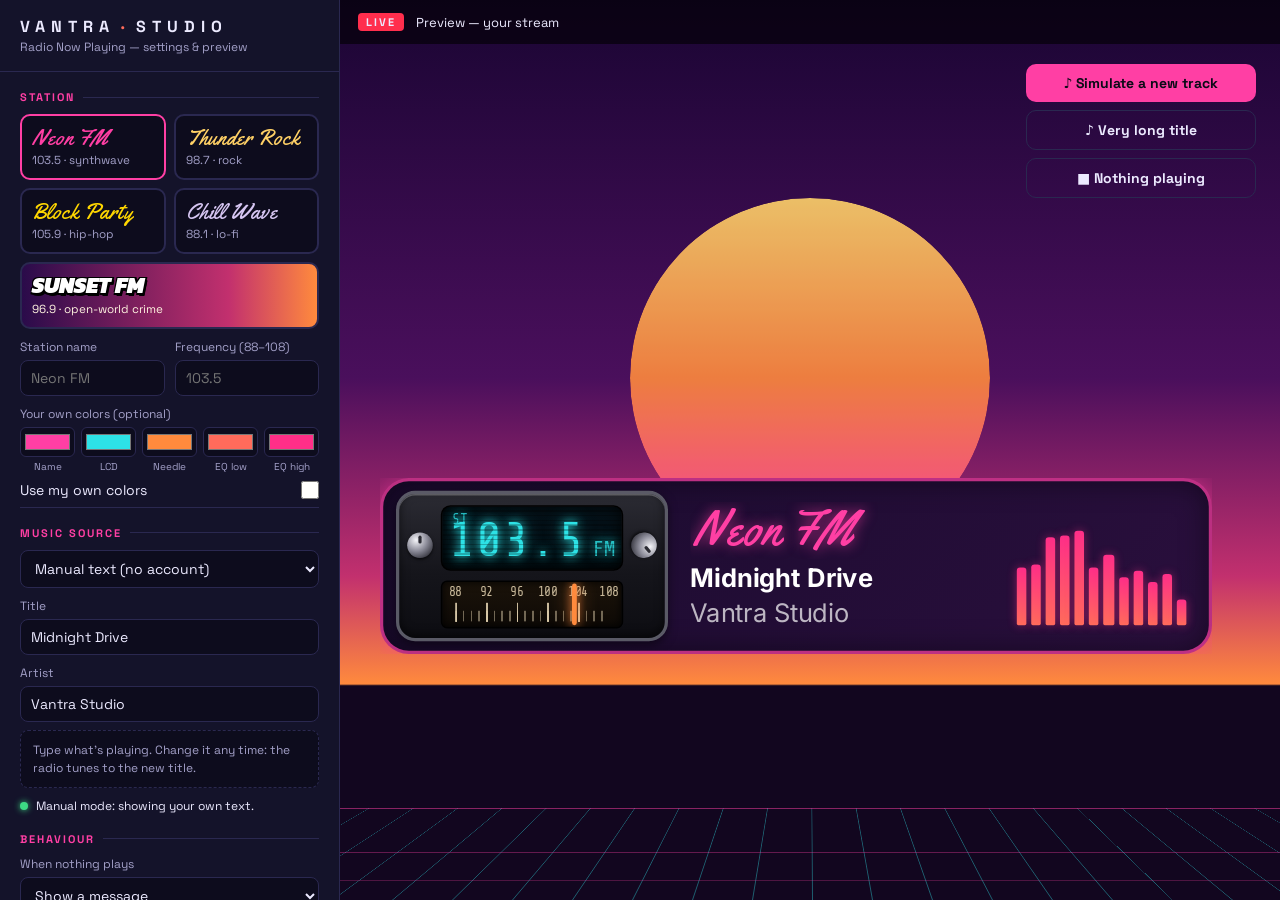
<file: preview-standalone.html>
<!DOCTYPE html>
<html lang="en">
<head>
<meta charset="UTF-8">
<meta name="viewport" content="width=device-width, initial-scale=1.0">
<title>Radio Now Playing · Preview</title>
<link href="https://fonts.googleapis.com/css2?family=Space+Grotesk:wght@400;500;700&family=JetBrains+Mono:wght@400;700&family=Yellowtail&family=Kanit:ital,wght@1,900&display=swap" rel="stylesheet">
<style>
:root{--acc:#ff3fa4;--coral:#ff6b5b;--indigo:#5b4bff;--bg:#0b0a16;--panel:#14132a;--line:#2a2850;--text:#eceaff;--muted:#a3a0c8;--ok:#3ddc84;--bad:#ff5f56}
*{margin:0;padding:0;box-sizing:border-box}
html,body{height:100%;overflow:hidden}
body{background:var(--bg);color:var(--text);font-family:'Space Grotesk',system-ui,sans-serif;font-size:14px}
.layout{display:flex;height:100vh}
aside{width:340px;min-width:340px;height:100vh;display:flex;flex-direction:column;background:var(--panel);border-right:1px solid var(--line)}
.logo{padding:16px 20px;border-bottom:1px solid var(--line)}
.logo b{display:block;font-size:16px;letter-spacing:6px}.logo b span{color:var(--coral);margin:0 6px}
.logo em{font-style:normal;color:var(--muted);font-size:12px}
.scroll{flex:1;overflow-y:auto;padding:0 20px 24px;scrollbar-width:thin;scrollbar-color:var(--line) transparent}
.sec{margin-top:18px}
.sec h3{font-size:11px;letter-spacing:2px;text-transform:uppercase;color:var(--acc);margin-bottom:10px;display:flex;gap:8px;align-items:center}
.sec h3::after{content:"";flex:1;height:1px;background:var(--line)}
label{display:block;font-size:12px;color:var(--muted);margin:10px 0 5px}
input[type=text],input[type=number],input[type=password],select{width:100%;background:#0d0c1d;border:1px solid var(--line);border-radius:8px;padding:8px 10px;color:var(--text);font:inherit;outline:none}
input:focus,select:focus{border-color:var(--acc)}
.row2{display:grid;grid-template-columns:1fr 1fr;gap:10px}
.colors{display:grid;grid-template-columns:repeat(5,1fr);gap:6px}
.colors input{width:100%;height:30px;padding:2px;background:#0d0c1d;border:1px solid var(--line);border-radius:6px}
.colors small{display:block;font-size:10px;color:var(--muted);text-align:center;margin-top:3px}
.toggle{display:flex;justify-content:space-between;align-items:center;padding:8px 0;border-bottom:1px solid var(--line)}
.toggle input{width:18px;height:18px;accent-color:var(--acc)}
input[type=range]{width:100%;accent-color:var(--acc)}
.hint{font-size:12px;color:var(--muted);line-height:1.5;margin-top:8px;padding:10px 12px;border-radius:8px;background:#0d0c1d;border:1px dashed var(--line)}
.hint b{color:var(--text)}.hint code{font-family:'JetBrains Mono';font-size:11px;color:var(--acc)}
.src{display:none}.src.on{display:block}
.status{margin-top:10px;font-size:12px;display:flex;gap:8px;align-items:flex-start}
.status i{width:8px;height:8px;border-radius:50%;background:var(--muted);margin-top:4px;flex-shrink:0}
.status.ok i{background:var(--ok);box-shadow:0 0 6px var(--ok)}.status.bad i{background:var(--bad)}
.stations{display:grid;grid-template-columns:1fr 1fr;gap:8px}
.st{padding:10px;border-radius:10px;border:2px solid var(--line);background:#0d0c1d;cursor:pointer;text-align:left;color:var(--text);font:inherit}
.st b{display:block;font-family:Yellowtail,cursive;font-size:22px;font-weight:400;line-height:1.1}
.st small{color:var(--muted)}
.st.on{border-color:var(--acc)}
.st-sunset{grid-column:1/-1;background:linear-gradient(90deg,#2a0b4a,#c2306e 70%,#ff8a3d)}
.st-sunset b{font-family:Kanit,sans-serif;font-style:italic;font-weight:900;font-size:22px;color:#fff;text-shadow:-1.5px -1.5px 0 #000,1.5px -1.5px 0 #000,-1.5px 1.5px 0 #000,1.5px 1.5px 0 #000,2px 3px 0 #000}
.st-sunset small{color:#fff3e0}
.btn{width:100%;margin-top:10px;padding:10px;border:0;border-radius:10px;background:var(--acc);color:#0b0a16;font:inherit;font-weight:700;cursor:pointer}
.btn.ghost{background:transparent;color:var(--text);border:1px solid var(--line)}
.url{margin-top:10px;padding:10px;border-radius:8px;background:#0d0c1d;border:1px solid var(--line);font-family:'JetBrains Mono';font-size:11px;color:var(--acc);word-break:break-all;max-height:110px;overflow:auto}
main{flex:1;position:relative;overflow:hidden;background:linear-gradient(180deg,#1a0533 0%,#4a0f5c 42%,#c2306e 64%,#ff8a3d 76%,#12061f 76.2%,#12061f 100%)}
main::before{content:"";position:absolute;left:50%;top:22%;width:360px;height:360px;transform:translateX(-50%);border-radius:50%;background:linear-gradient(180deg,#ffd36b,#ff8a3d 50%,#ff3fa4);-webkit-mask:linear-gradient(#000 78%,transparent 78%);mask:linear-gradient(#000 78%,transparent 78%);opacity:.9}
main::after{content:"";position:absolute;left:-20%;right:-20%;bottom:0;height:24%;background-image:linear-gradient(rgba(255,63,164,.5) 1px,transparent 1px),linear-gradient(90deg,rgba(45,226,230,.4) 1px,transparent 1px);background-size:60px 60px;transform:perspective(500px) rotateX(55deg);transform-origin:bottom}
.top{position:absolute;left:0;right:0;top:0;height:44px;display:flex;align-items:center;gap:12px;padding:0 18px;background:rgba(0,0,0,.6);z-index:5;font-size:13px}
.live{background:#ff2e4d;font-weight:700;font-size:11px;letter-spacing:2px;padding:2px 8px;border-radius:4px}
.wrap{position:absolute;left:40px;bottom:calc(24% + 30px);z-index:4;width:832px;height:176px}
.wrap iframe{width:520px;height:110px;border:0;transform:scale(1.6);transform-origin:0 0;background:transparent}
.tests{position:absolute;right:24px;top:64px;z-index:5;display:flex;flex-direction:column;gap:8px;width:230px}
.tests .btn{margin:0}
.toast{position:fixed;left:50%;bottom:20px;transform:translateX(-50%) translateY(80px);background:var(--panel);border:1px solid var(--acc);padding:8px 16px;border-radius:8px;transition:transform .3s;z-index:9}
.toast.show{transform:translateX(-50%)}
</style>
</head>
<body>
<div class="layout">
<aside>
  <div class="logo"><b>VANTRA<span>·</span>STUDIO</b><em>Radio Now Playing — settings & preview</em></div>
  <div class="scroll">

    <div class="sec"><h3>Station</h3>
      <div class="stations" id="stations">
        <button class="st on" data-st="neon"><b style="color:#ff3fa4">Neon FM</b><small>103.5 · synthwave</small></button>
        <button class="st" data-st="rock"><b style="color:#ffd166">Thunder Rock</b><small>98.7 · rock</small></button>
        <button class="st" data-st="hiphop"><b style="color:#ffd700">Block Party</b><small>105.9 · hip-hop</small></button>
        <button class="st" data-st="lofi"><b style="color:#d6c6f2">Chill Wave</b><small>88.1 · lo-fi</small></button>
        <button class="st st-sunset" data-st="sunset"><b>SUNSET FM</b><small>96.9 · open-world crime</small></button>
      </div>
      <input type="hidden" data-key="station" id="station" value="neon">
      <div class="row2">
        <div><label>Station name</label><input type="text" data-key="stationName" placeholder="Neon FM"></div>
        <div><label>Frequency (88–108)</label><input type="text" data-key="frequency" placeholder="103.5"></div>
      </div>
      <label>Your own colors (optional)</label>
      <div class="colors">
        <div><input type="color" data-key="nameColor" data-optional value="#ff3fa4"><small>Name</small></div>
        <div><input type="color" data-key="lcdColor" data-optional value="#2de2e6"><small>LCD</small></div>
        <div><input type="color" data-key="needleColor" data-optional value="#ff8a3d"><small>Needle</small></div>
        <div><input type="color" data-key="eqFrom" data-optional value="#ff6b5b"><small>EQ low</small></div>
        <div><input type="color" data-key="eqTo" data-optional value="#ff2e88"><small>EQ high</small></div>
      </div>
      <div class="toggle"><span>Use my own colors</span><input type="checkbox" id="own-colors"></div>
    </div>

    <div class="sec"><h3>Music source</h3>
      <select data-key="source" id="source">
        <option value="lastfm">Last.fm — your music, live</option>
        <option value="manual" selected>Manual text (no account)</option>
      </select>

      <div class="src" data-src="lastfm">
        <div class="row2">
          <div><label>Last.fm username</label><input type="text" data-key="lastfmUser" id="lfm-user" placeholder="your_name" autocomplete="off" spellcheck="false"></div>
          <div><label>Last.fm API key</label><input type="password" data-key="lastfmKey" id="lfm-key" placeholder="32 characters" autocomplete="off"></div>
        </div>
        <button class="btn ghost" id="lfm-test" type="button">Test my Last.fm</button>
        <div class="status" id="lfm-result" style="display:none"><i></i><span></span></div>
        <div class="hint"><b>Set up Last.fm once (free, ~5 min):</b>
          <ol style="margin:6px 0 0 16px">
            <li>Create an account on <b>last.fm</b>.</li>
            <li><b>Spotify:</b> last.fm › Settings › Applications › Spotify Scrobbling › <b>Connect</b>.<br>Play a song: your Last.fm profile must show <b>Scrobbling now</b>.</li>
            <li>Get an API key at <code>last.fm/api/account/create</code> (any app name, leave the URLs empty). Copy the <b>API key</b>, not the shared secret.</li>
            <li>Play a song, type your username and key above, click <b>Test my Last.fm</b>.</li>
          </ol>
        </div>
      </div>
      <div class="src" data-src="manual">
        <label>Title</label><input type="text" data-key="manualTitle" value="Midnight Drive">
        <label>Artist</label><input type="text" data-key="manualArtist" value="Vantra Studio">
        <div class="hint">Type what's playing. Change it any time: the radio tunes to the new title.</div>
      </div>
      <div class="status" id="status"><i></i><span>Preview ready.</span></div>
    </div>

    <div class="sec"><h3>Behaviour</h3>
      <label>When nothing plays</label>
      <select data-key="idleMode">
        <option value="message" selected>Show a message</option>
        <option value="last">Show the last track played</option>
        <option value="hide">Hide the radio</option>
      </select>
      <label>Message when nothing plays</label><input type="text" data-key="idleText" value="Waiting for the next track…">
      <div class="toggle"><span>Radio static sound on track change</span><input type="checkbox" data-key="staticSound" checked></div>
      <label>Static volume</label><input type="range" data-key="staticVolume" min="0" max="100" value="30">
      <label>Scrolling speed for long titles</label><input type="range" data-key="scrollSpeed" min="15" max="90" value="40">
      <label>Check Last.fm every (seconds)</label><input type="number" data-key="pollSeconds" value="8" min="4">
    </div>

    <div class="sec"><h3>Add it to OBS</h3>
      <div class="url" id="url">…</div>
      <button class="btn" id="copy">Copy the OBS link</button>
      <div class="hint">OBS › <b>+</b> › <b>Browser</b> › paste the link › Width <b>520</b>, Height <b>110</b> (or 1040 × 220 for a sharper, bigger banner — it scales by itself).<br>StreamElements users: see <b>HOW-TO-USE.html</b>.</div>
    </div>
  </div>
</aside>

<main>
  <div class="top"><span class="live">LIVE</span><span>Preview — your stream</span></div>
  <div class="tests">
    <button class="btn" id="t-next">♪ Simulate a new track</button>
    <button class="btn ghost" id="t-long">♪ Very long title</button>
    <button class="btn ghost" id="t-idle">■ Nothing playing</button>
  </div>
  <div class="wrap"><iframe id="frame" srcdoc="&lt;!DOCTYPE html&gt;
&lt;html lang=&quot;en&quot;&gt;
&lt;head&gt;
  &lt;meta charset=&quot;UTF-8&quot;&gt;
  &lt;meta name=&quot;viewport&quot; content=&quot;width=device-width, initial-scale=1.0&quot;&gt;
  &lt;title&gt;VANTRA STUDIO — Radio Now Playing&lt;/title&gt;
  &lt;style&gt;
/* =====================================================
   VANTRA STUDIO — Radio Now Playing · style.css
   520 x 110 banner: retro car radio · station + track · 12-bar equalizer
   ===================================================== */
@import url(&#x27;https://fonts.googleapis.com/css2?family=Inter:wght@400;600;700&amp;family=Share+Tech+Mono&amp;family=Yellowtail&amp;family=Kanit:ital,wght@1,900&amp;display=swap&#x27;);

:root {
  /* Set by the station preset (or your own colors) */
  --name:    #ff3fa4;   /* station name */
  --lcd:     #2de2e6;   /* LCD digits — cyan */
  --needle:  #ff8a3d;   /* dial needle — orange */
  --eq-from: #ff6b5b;   /* equalizer bottom — coral */
  --eq-to:   #ff2e88;   /* equalizer top — hot pink */
  --bg1:     #1a0b2e;
  --bg2:     #2a0f3d;
  --edge:    #ff3fa4;
  --text:    #ffffff;
  --muted:   rgba(255, 255, 255, .7);
  --scale:   1;
}

* { margin: 0; padding: 0; box-sizing: border-box; }
html, body { background: transparent; overflow: hidden; width: 100%; height: 100%; }

#stage {
  position: fixed;
  inset: 0;
  display: flex;
  align-items: flex-start;
  justify-content: flex-start;
}

/* ── The 520 x 110 banner (scaled to fit the browser source) ── */
.radio {
  position: relative;
  flex-shrink: 0;
  width: 520px;
  height: 110px;
  transform: scale(var(--scale));
  transform-origin: 0 0;
  display: flex;
  align-items: center;
  gap: 14px;
  padding: 8px 14px 8px 8px;
  border-radius: 18px;
  background: linear-gradient(135deg, var(--bg1), var(--bg2));
  border: 2px solid color-mix(in srgb, var(--edge) 70%, transparent);
  box-shadow: 0 0 14px color-mix(in srgb, var(--edge) 45%, transparent), inset 0 0 18px rgba(0,0,0,.45);
  font-family: Inter, sans-serif;
  color: var(--text);
  overflow: hidden;
  transition: opacity .4s ease, transform .4s ease;
}
.radio.idle-hidden { opacity: 0; }

/* =====================================================
   LEFT — retro car radio
   ===================================================== */
.deck {
  position: relative;
  flex-shrink: 0;
  width: 170px;
  height: 94px;
  border-radius: 12px;
  padding: 7px 26px 6px;
  background: linear-gradient(180deg, #2b2b33 0%, #15151b 55%, #0d0d12 100%);
  border: 2px solid #5a5a66;
  box-shadow: inset 0 1px 0 rgba(255,255,255,.25), inset 0 -2px 6px rgba(0,0,0,.6), 0 2px 6px rgba(0,0,0,.5);
  display: flex;
  flex-direction: column;
  gap: 6px;
}

/* Chrome knobs on both sides */
.knob {
  position: absolute;
  top: 24px;
  width: 16px;
  height: 16px;
  border-radius: 50%;
  background: radial-gradient(circle at 35% 30%, #f4f4f8, #8c8c99 45%, #3b3b44 80%);
  box-shadow: 0 1px 2px rgba(0,0,0,.7);
}
.knob::after { content: &quot;&quot;; position: absolute; left: 7px; top: 2px; width: 2px; height: 5px; background: #2b2b33; border-radius: 1px; }
.knob.l { left: 5px; }
.knob.r { right: 5px; transform: rotate(140deg); }

/* LCD window */
.lcd {
  position: relative;
  height: 42px;
  border-radius: 6px;
  background: linear-gradient(180deg, #05121a, #020a0f);
  border: 1px solid #000;
  box-shadow: inset 0 0 10px rgba(0,0,0,.9);
  display: flex;
  align-items: baseline;
  justify-content: center;
  gap: 5px;
  padding-top: 3px;
  overflow: hidden;
  font-family: &#x27;Share Tech Mono&#x27;, monospace;
  color: var(--lcd);
  text-shadow: 0 0 6px var(--lcd), 0 0 12px color-mix(in srgb, var(--lcd) 60%, transparent);
}
.lcd::after { /* LCD pixel grid */
  content: &quot;&quot;;
  position: absolute;
  inset: 0;
  background: repeating-linear-gradient(0deg, rgba(0,0,0,.25) 0 1px, transparent 1px 3px);
  pointer-events: none;
}
.freq { font-size: 30px; line-height: 36px; letter-spacing: 1px; }
.band { font-size: 13px; opacity: .85; }
.st   { position: absolute; left: 6px; top: 3px; font-size: 9px; opacity: .8; }

/* Frequency dial */
.dial {
  position: relative;
  height: 30px;
  border-radius: 4px;
  background: linear-gradient(180deg, #1b130a, #0e0a06);
  border: 1px solid #000;
  box-shadow: inset 0 0 6px rgba(0,0,0,.9);
  overflow: hidden;
}
.scale { position: absolute; left: 8px; right: 8px; top: 2px; height: 10px; }
.scale span {
  position: absolute;
  transform: translateX(-50%);
  font-family: &#x27;Share Tech Mono&#x27;, monospace;
  font-size: 8px;
  line-height: 10px;
  color: #e9d8b5;
  opacity: .85;
}
.ticks {
  position: absolute;
  left: 8px; right: 8px; bottom: 3px;
  height: 12px;
  background:
    repeating-linear-gradient(90deg, rgba(233,216,181,.85) 0 1px, transparent 1px 20%),
    repeating-linear-gradient(90deg, rgba(233,216,181,.45) 0 1px, transparent 1px 5%);
  background-size: 100% 100%, 100% 55%;
  background-repeat: no-repeat;
  background-position: 0 0, 0 100%;
}
.needle {
  position: absolute;
  top: 1px;
  bottom: 1px;
  left: 50%;
  width: 3px;
  margin-left: -1px;
  border-radius: 2px;
  background: var(--needle);
  box-shadow: 0 0 6px var(--needle), 0 0 12px color-mix(in srgb, var(--needle) 60%, transparent);
}

/* Radio static (shown 400 ms while tuning) */
canvas.static { position: absolute; inset: 0; width: 100%; height: 100%; opacity: 0; pointer-events: none; z-index: 3; mix-blend-mode: screen; }
.tuning canvas.static { opacity: .75; }

/* =====================================================
   CENTER — station name + now playing
   ===================================================== */
.info {
  position: relative;
  flex: 1;
  min-width: 0;
  height: 94px;
  display: flex;
  flex-direction: column;
  justify-content: center;
}

.station {
  font-family: Yellowtail, cursive;
  font-size: 30px;
  line-height: 34px;
  color: var(--name);
  text-shadow: 0 0 8px color-mix(in srgb, var(--name) 65%, transparent);
  white-space: nowrap;
  overflow: hidden;
  text-overflow: ellipsis;
  padding: 0 2px 2px;
}

.line {
  position: relative;
  height: 22px;
  overflow: hidden;
  white-space: nowrap;
  font-size: 16px;
  line-height: 22px;
  -webkit-mask-image: linear-gradient(90deg, #000 0, #000 calc(100% - 18px), transparent);
  mask-image: linear-gradient(90deg, #000 0, #000 calc(100% - 18px), transparent);
}
.line.title  { font-weight: 700; color: var(--text); }
.line.artist { font-weight: 400; color: var(--muted); }

.marquee { display: inline-block; padding-right: 2px; transition: opacity .18s ease, transform .18s ease; }
.marquee.scroll { animation: marquee var(--dur, 10s) linear infinite; padding-right: 0; }
.marquee .gap { display: inline-block; width: 48px; }
@keyframes marquee {
  0%, 12% { transform: translateX(0); }
  100%    { transform: translateX(var(--shift)); }
}

.tuning .marquee { opacity: 0; transform: translateY(4px); }

/* =====================================================
   RIGHT — 12-bar equalizer
   ===================================================== */
.eq {
  flex-shrink: 0;
  width: 106px;
  height: 74px;
  display: flex;
  align-items: flex-end;
  gap: 3px;
}
.eq i {
  flex: 1;
  height: 8%;
  border-radius: 2px 2px 1px 1px;
  background: linear-gradient(0deg, var(--eq-from), var(--eq-to));
  box-shadow: 0 0 6px color-mix(in srgb, var(--eq-to) 45%, transparent);
  transition: height .09s linear;
}

/* =====================================================
   SUNSET FM — open-world crime station
   Sunset sky, sun, palm trees, bold white logo with a black outline
   ===================================================== */
/* SUNSET-LOGO:START (generated by tools/make-sunset-logo.py — a picture, no font file) */
:root { --sunset-logo: url([data-uri]); }
/* SUNSET-LOGO:END */

.radio.sunset {
  border-color: #ffc857;
  box-shadow: 0 0 14px rgba(255, 63, 164, .55), 0 0 4px rgba(255, 200, 87, .8), inset 0 0 18px rgba(0,0,0,.35);
  background:
    /* palm trees */
    url(&quot;data:image/svg+xml,%3Csvg xmlns=&#x27;http://www.w3.org/2000/svg&#x27; width=&#x27;520&#x27; height=&#x27;110&#x27; viewBox=&#x27;0 0 520 110&#x27;%3E%3Cg fill=&#x27;%23170726&#x27;%3E%3Cpath d=&#x27;M300 110 C302 88 306 70 313 52 L316 53 C310 71 307 89 306 110 Z&#x27;/%3E%3Cpath d=&#x27;M314 52 C300 42 286 42 274 50 C288 46 300 48 313 55 Z M314 52 C306 38 292 32 280 34 C294 38 304 44 312 55 Z M314 52 C318 38 330 32 344 34 C332 38 322 44 316 55 Z M314 52 C328 44 342 44 354 52 C340 48 328 50 316 56 Z M314 52 C312 44 316 36 324 30 C320 38 318 46 317 54 Z&#x27;/%3E%3Cpath d=&#x27;M488 110 C489 92 492 78 497 64 L500 65 C496 79 494 93 494 110 Z&#x27;/%3E%3Cpath d=&#x27;M498 64 C487 56 476 56 466 62 C477 59 487 61 497 67 Z M498 64 C492 53 481 49 471 50 C482 53 490 58 496 67 Z M498 64 C502 53 512 49 522 50 C512 53 505 58 500 67 Z M498 64 C509 58 520 58 530 64 C519 61 509 62 500 68 Z&#x27;/%3E%3C/g%3E%3C/svg%3E&quot;) 0 0 / 100% 100% no-repeat,
    /* sun (warm gradient, sitting on the horizon) */
    url(&quot;data:image/svg+xml,%3Csvg xmlns=&#x27;http://www.w3.org/2000/svg&#x27; width=&#x27;520&#x27; height=&#x27;110&#x27; viewBox=&#x27;0 0 520 110&#x27;%3E%3Cdefs%3E%3ClinearGradient id=&#x27;s&#x27; x1=&#x27;0&#x27; y1=&#x27;0&#x27; x2=&#x27;0&#x27; y2=&#x27;1&#x27;%3E%3Cstop offset=&#x27;0&#x27; stop-color=&#x27;%23ffe08a&#x27;/%3E%3Cstop offset=&#x27;.55&#x27; stop-color=&#x27;%23ff8a3d&#x27;/%3E%3Cstop offset=&#x27;1&#x27; stop-color=&#x27;%23ff3fa4&#x27;/%3E%3C/linearGradient%3E%3CradialGradient id=&#x27;g&#x27;%3E%3Cstop offset=&#x27;0&#x27; stop-color=&#x27;%23ffc857&#x27; stop-opacity=&#x27;.55&#x27;/%3E%3Cstop offset=&#x27;1&#x27; stop-color=&#x27;%23ffc857&#x27; stop-opacity=&#x27;0&#x27;/%3E%3C/radialGradient%3E%3C/defs%3E%3Ccircle cx=&#x27;430&#x27; cy=&#x27;100&#x27; r=&#x27;80&#x27; fill=&#x27;url(%23g)&#x27;/%3E%3Ccircle cx=&#x27;430&#x27; cy=&#x27;100&#x27; r=&#x27;46&#x27; fill=&#x27;url(%23s)&#x27;/%3E%3C/svg%3E&quot;) 0 0 / 100% 100% no-repeat,
    /* sky */
    linear-gradient(180deg, #2a0b4a 0%, #5a1570 38%, #c2306e 70%, #ff8a3d 100%);
}
.radio.sunset .station {
  font-family: Kanit, sans-serif;
  font-style: italic;
  font-weight: 900;
  font-size: 28px;
  line-height: 34px;
  letter-spacing: .5px;
  color: #fff;
  text-shadow: -2px -2px 0 #000, 2px -2px 0 #000, -2px 2px 0 #000, 2px 2px 0 #000, 0 -2px 0 #000, 0 2px 0 #000, -2px 0 0 #000, 2px 0 0 #000, 3px 4px 0 #000;
}
.radio.sunset .station.has-logo {
  color: transparent;
  text-shadow: none;
  background: var(--sunset-logo) left center / contain no-repeat;
}
.radio.sunset .line.title  { text-shadow: 0 2px 0 #000, 0 0 6px rgba(0,0,0,.7); }
.radio.sunset .line.artist { color: #fff3e0; text-shadow: 0 1px 0 #000, 0 0 5px rgba(0,0,0,.8); }
.radio.sunset .eq i { box-shadow: 0 0 0 1px rgba(23,7,38,.55), 0 0 6px rgba(0,0,0,.35); }

&lt;/style&gt;
&lt;/head&gt;
&lt;body&gt;
&lt;!-- WIDGET:START --&gt;
&lt;div id=&quot;stage&quot;&gt;
  &lt;div id=&quot;radio-widget&quot; class=&quot;radio&quot;&gt;

    &lt;!-- Left: retro car radio --&gt;
    &lt;div class=&quot;deck&quot;&gt;
      &lt;span class=&quot;knob l&quot;&gt;&lt;/span&gt;&lt;span class=&quot;knob r&quot;&gt;&lt;/span&gt;
      &lt;div class=&quot;lcd&quot;&gt;
        &lt;canvas class=&quot;static&quot; id=&quot;lcd-static&quot; width=&quot;120&quot; height=&quot;40&quot;&gt;&lt;/canvas&gt;
        &lt;span class=&quot;st&quot;&gt;ST&lt;/span&gt;
        &lt;span class=&quot;freq&quot; id=&quot;freq&quot;&gt;103.5&lt;/span&gt;&lt;span class=&quot;band&quot;&gt;FM&lt;/span&gt;
      &lt;/div&gt;
      &lt;div class=&quot;dial&quot;&gt;
        &lt;div class=&quot;scale&quot;&gt;
          &lt;span style=&quot;left:0%&quot;&gt;88&lt;/span&gt;&lt;span style=&quot;left:20%&quot;&gt;92&lt;/span&gt;&lt;span style=&quot;left:40%&quot;&gt;96&lt;/span&gt;
          &lt;span style=&quot;left:60%&quot;&gt;100&lt;/span&gt;&lt;span style=&quot;left:80%&quot;&gt;104&lt;/span&gt;&lt;span style=&quot;left:100%&quot;&gt;108&lt;/span&gt;
        &lt;/div&gt;
        &lt;div class=&quot;ticks&quot;&gt;&lt;/div&gt;
        &lt;div class=&quot;needle&quot; id=&quot;needle&quot;&gt;&lt;/div&gt;
      &lt;/div&gt;
    &lt;/div&gt;

    &lt;!-- Center: station + now playing --&gt;
    &lt;div class=&quot;info&quot;&gt;
      &lt;canvas class=&quot;static&quot; id=&quot;info-static&quot; width=&quot;200&quot; height=&quot;80&quot;&gt;&lt;/canvas&gt;
      &lt;div class=&quot;station&quot; id=&quot;station&quot;&gt;Neon FM&lt;/div&gt;
      &lt;div class=&quot;line title&quot;&gt;&lt;span class=&quot;marquee&quot; id=&quot;title&quot;&gt;Tuning in…&lt;/span&gt;&lt;/div&gt;
      &lt;div class=&quot;line artist&quot;&gt;&lt;span class=&quot;marquee&quot; id=&quot;artist&quot;&gt;&lt;/span&gt;&lt;/div&gt;
    &lt;/div&gt;

    &lt;!-- Right: equalizer --&gt;
    &lt;div class=&quot;eq&quot; id=&quot;eq&quot;&gt;&lt;/div&gt;

  &lt;/div&gt;
&lt;/div&gt;
&lt;!-- WIDGET:END --&gt;
  &lt;script&gt;
// =====================================================
//   VANTRA STUDIO — Radio Now Playing · script.js
//   Shows the streamer&#x27;s music as a fictional FM station.
//   Source: Last.fm &quot;now playing&quot; (any music app connected to Last.fm) or manual text.
// =====================================================

const CONFIG = {
  // Station
  station:       &#x27;neon&#x27;,          // neon | rock | hiphop | lofi
  stationName:   &#x27;&#x27;,              // empty = name of the preset (e.g. &quot;Neon FM&quot;)
  frequency:     &#x27;&#x27;,              // empty = frequency of the preset (e.g. &quot;103.5&quot;)

  // Music source
  source:        &#x27;lastfm&#x27;,        // lastfm | manual
  lastfmUser:    &#x27;&#x27;,
  lastfmKey:     &#x27;&#x27;,
  manualTitle:   &#x27;Midnight Drive&#x27;,
  manualArtist:  &#x27;Vantra Studio&#x27;,
  pollSeconds:   8,

  // Behaviour
  idleMode:      &#x27;message&#x27;,       // message | last (last track played) | hide
  idleText:      &#x27;Waiting for the next track…&#x27;,
  hideWhenIdle:  false,           // old setting, same as idleMode &quot;hide&quot;
  staticSound:   true,
  staticVolume:  30,
  scrollSpeed:   40,              // px per second for long titles
  fitToSource:   true,            // scale the 520x110 banner to the browser source width

  // Optional color overrides (empty = preset colors)
  nameColor:     &#x27;&#x27;,
  lcdColor:      &#x27;&#x27;,
  needleColor:   &#x27;&#x27;,
  eqFrom:        &#x27;&#x27;,
  eqTo:          &#x27;&#x27;,
};

const DEFAULTS = { ...CONFIG };

// Station presets — only names and colors change
const STATIONS = {
  neon:   { name: &#x27;Neon FM&#x27;,     freq: &#x27;103.5&#x27;, name_c: &#x27;#ff3fa4&#x27;, lcd: &#x27;#2de2e6&#x27;, needle: &#x27;#ff8a3d&#x27;, eqFrom: &#x27;#ff6b5b&#x27;, eqTo: &#x27;#ff2e88&#x27;, bg1: &#x27;#1a0b2e&#x27;, bg2: &#x27;#2a0f3d&#x27;, edge: &#x27;#ff3fa4&#x27; },
  rock:   { name: &#x27;Thunder Rock&#x27;, freq: &#x27;98.7&#x27;, name_c: &#x27;#ffd166&#x27;, lcd: &#x27;#ffb000&#x27;, needle: &#x27;#ff3b30&#x27;, eqFrom: &#x27;#ff8a00&#x27;, eqTo: &#x27;#e10600&#x27;, bg1: &#x27;#180a08&#x27;, bg2: &#x27;#2b0d0a&#x27;, edge: &#x27;#ff6a00&#x27; },
  hiphop: { name: &#x27;Block Party&#x27;, freq: &#x27;105.9&#x27;, name_c: &#x27;#ffd700&#x27;, lcd: &#x27;#b388ff&#x27;, needle: &#x27;#ffd700&#x27;, eqFrom: &#x27;#7c4dff&#x27;, eqTo: &#x27;#ff2e88&#x27;, bg1: &#x27;#120a24&#x27;, bg2: &#x27;#22103a&#x27;, edge: &#x27;#ffd700&#x27; },
  lofi:   { name: &#x27;Chill Wave&#x27;,  freq: &#x27;88.1&#x27;,  name_c: &#x27;#d6c6f2&#x27;, lcd: &#x27;#9be7c4&#x27;, needle: &#x27;#ffb4a2&#x27;, eqFrom: &#x27;#a0c4ff&#x27;, eqTo: &#x27;#ffc6ff&#x27;, bg1: &#x27;#141a2e&#x27;, bg2: &#x27;#1f2440&#x27;, edge: &#x27;#a0c4ff&#x27; },
  // Sunset FM: open-world crime look — sunset sky, palm trees, bold outlined logo
  sunset: { name: &#x27;SUNSET FM&#x27;,   freq: &#x27;96.9&#x27;,  name_c: &#x27;#ffffff&#x27;, lcd: &#x27;#2de2e6&#x27;, needle: &#x27;#ff3fa4&#x27;, eqFrom: &#x27;#ff3fa4&#x27;, eqTo: &#x27;#ffffff&#x27;, bg1: &#x27;#2a0b4a&#x27;, bg2: &#x27;#ff8a3d&#x27;, edge: &#x27;#ffc857&#x27; },
};

let current   = { key: null, title: &#x27;&#x27;, artist: &#x27;&#x27; };
let playing   = false;
let pollTimer = null;

// =====================================================
//   StreamElements
// =====================================================

window.addEventListener(&#x27;onWidgetLoad&#x27;, ({ detail }) =&gt; {
  if (detail?.fieldData) applyFields(detail.fieldData);
  applyConfig();
});

// =====================================================
//   Settings
// =====================================================

function coerce(key, value) {
  const def = DEFAULTS[key];
  if (typeof def === &#x27;number&#x27;)  return Number.isFinite(+value) ? +value : def;
  if (typeof def === &#x27;boolean&#x27;) return value === true || value === &#x27;true&#x27; || value === &#x27;1&#x27; || value === 1;
  return value == null ? def : String(value);
}

function applyFields(f) {
  Object.keys(f || {}).forEach(k =&gt; { if (k in DEFAULTS) CONFIG[k] = coerce(k, f[k]); });
  if (CONFIG.hideWhenIdle) CONFIG.idleMode = &#x27;hide&#x27;;
  if (![&#x27;lastfm&#x27;, &#x27;manual&#x27;].includes(CONFIG.source)) CONFIG.source = &#x27;lastfm&#x27;;
}

function applyUrlParams() {
  const params = new URLSearchParams(window.location.search);
  const f = {};
  params.forEach((v, k) =&gt; { f[k] = v; });
  applyFields(f);
  return [...params.keys()].length &gt; 0;
}

const validHex = c =&gt; (typeof c === &#x27;string&#x27; &amp;&amp; /^#[0-9a-f]{6}$/i.test(c) ? c : &#x27;&#x27;);

function preset() { return STATIONS[CONFIG.station] || STATIONS.neon; }
function stationFreq() {
  const f = parseFloat(String(CONFIG.frequency || preset().freq).replace(&#x27;,&#x27;, &#x27;.&#x27;));
  return Number.isFinite(f) ? Math.min(108, Math.max(88, f)) : 103.5;
}

function applyConfig() {
  const p = preset();
  const r = document.documentElement.style;
  r.setProperty(&#x27;--name&#x27;,    validHex(CONFIG.nameColor)   || p.name_c);
  r.setProperty(&#x27;--lcd&#x27;,     validHex(CONFIG.lcdColor)    || p.lcd);
  r.setProperty(&#x27;--needle&#x27;,  validHex(CONFIG.needleColor) || p.needle);
  r.setProperty(&#x27;--eq-from&#x27;, validHex(CONFIG.eqFrom)      || p.eqFrom);
  r.setProperty(&#x27;--eq-to&#x27;,   validHex(CONFIG.eqTo)        || p.eqTo);
  r.setProperty(&#x27;--bg1&#x27;, p.bg1);
  r.setProperty(&#x27;--bg2&#x27;, p.bg2);
  r.setProperty(&#x27;--edge&#x27;, p.edge);

  const st = document.getElementById(&#x27;station&#x27;);
  const isSunset = CONFIG.station === &#x27;sunset&#x27;;
  st.textContent = CONFIG.stationName || p.name;
  document.getElementById(&#x27;radio-widget&#x27;).classList.toggle(&#x27;sunset&#x27;, isSunset);
  // the SUNSET FM logo is a picture (no font file shipped); a custom name uses the text style instead
  const logo = getComputedStyle(document.documentElement).getPropertyValue(&#x27;--sunset-logo&#x27;).trim();
  st.classList.toggle(&#x27;has-logo&#x27;, isSunset &amp;&amp; !CONFIG.stationName &amp;&amp; !!logo &amp;&amp; logo !== &#x27;none&#x27;);
  document.getElementById(&#x27;freq&#x27;).textContent = stationFreq().toFixed(1);
  placeNeedle(stationFreq());
  fitScale();
  startSource();
}

function fitScale() {
  const s = CONFIG.fitToSource ? Math.max(0.2, window.innerWidth / 520) : 1;
  document.documentElement.style.setProperty(&#x27;--scale&#x27;, String(s));
}
window.addEventListener(&#x27;resize&#x27;, fitScale);

// =====================================================
//   Dial needle
// =====================================================

const needlePos = f =&gt; `calc(8px + (100% - 16px) * ${(f - 88) / 20})`;

function placeNeedle(f) {
  document.getElementById(&#x27;needle&#x27;).style.left = needlePos(f);
}

// =====================================================
//   Track change: needle sweep + 400 ms radio static, then the new title
// =====================================================

const TUNE_MS = 400;

function showTrack(title, artist, isLast = false) {
  title = String(title || &#x27;&#x27;).trim();
  artist = String(artist || &#x27;&#x27;).trim();
  const key = `${title}␟${artist}␟${isLast}`;
  if (key === current.key) return;
  current = { key, title, artist };
  setPlaying(!!title &amp;&amp; !isLast);

  const radio = document.getElementById(&#x27;radio-widget&#x27;);
  radio.classList.remove(&#x27;idle-hidden&#x27;);
  radio.classList.add(&#x27;tuning&#x27;);

  const f = stationFreq();
  const needle = document.getElementById(&#x27;needle&#x27;);
  needle.animate([
    { left: needlePos(f) },
    { left: needlePos(88.6), offset: 0.3 },
    { left: needlePos(107.4), offset: 0.75 },
    { left: needlePos(f) },
  ], { duration: TUNE_MS, easing: &#x27;ease-in-out&#x27; });

  playStatic();
  runStaticCanvas(TUNE_MS);

  setTimeout(() =&gt; {
    setLine(&#x27;title&#x27;, title || CONFIG.idleText);
    setLine(&#x27;artist&#x27;, title ? (isLast ? `Last played · ${artist}` : artist) : &#x27;&#x27;);
    radio.classList.remove(&#x27;tuning&#x27;);
    if (!title &amp;&amp; CONFIG.idleMode === &#x27;hide&#x27;) radio.classList.add(&#x27;idle-hidden&#x27;);
    notifyParent(&#x27;track&#x27;, { title, artist });
  }, TUNE_MS);
}

// Nothing playing: message, last track played, or hidden (see &quot;idleMode&quot;)
function showIdle(last) {
  if (CONFIG.idleMode === &#x27;last&#x27; &amp;&amp; last &amp;&amp; last.title) { showTrack(last.title, last.artist, true); return; }
  if (current.key === &#x27;␟␟false&#x27;) return;
  showTrack(&#x27;&#x27;, &#x27;&#x27;);
}

// Long titles scroll (marquee); short ones stay still
function setLine(id, text) {
  const el = document.getElementById(id);
  el.classList.remove(&#x27;scroll&#x27;);
  el.style.removeProperty(&#x27;--shift&#x27;);
  el.textContent = text;
  requestAnimationFrame(() =&gt; {
    const box = el.parentElement.clientWidth;
    const w = el.scrollWidth;
    if (w &gt; box - 4) {
      el.innerHTML = `${esc(text)}&lt;span class=&quot;gap&quot;&gt;&lt;/span&gt;${esc(text)}&lt;span class=&quot;gap&quot;&gt;&lt;/span&gt;`;
      const shift = w + 48;
      el.style.setProperty(&#x27;--shift&#x27;, `-${shift}px`);
      el.style.setProperty(&#x27;--dur&#x27;, `${Math.max(4, shift / Math.max(10, CONFIG.scrollSpeed)) / 0.88}s`);
      el.classList.add(&#x27;scroll&#x27;);
    }
  });
}

const esc = s =&gt; String(s).replace(/&amp;/g, &#x27;&amp;amp;&#x27;).replace(/&lt;/g, &#x27;&amp;lt;&#x27;).replace(/&gt;/g, &#x27;&amp;gt;&#x27;);

// Visual static (noise) on the LCD and the text area
function runStaticCanvas(ms) {
  const canvases = [...document.querySelectorAll(&#x27;canvas.static&#x27;)];
  const end = performance.now() + ms;
  const draw = () =&gt; {
    canvases.forEach(c =&gt; {
      const ctx = c.getContext(&#x27;2d&#x27;);
      const img = ctx.createImageData(c.width, c.height);
      for (let i = 0; i &lt; img.data.length; i += 4) {
        const v = Math.random() &lt; 0.5 ? 0 : Math.random() * 255;
        img.data[i] = img.data[i + 1] = img.data[i + 2] = v;
        img.data[i + 3] = Math.random() &lt; 0.6 ? 200 : 0;
      }
      ctx.putImageData(img, 0, 0);
    });
    if (performance.now() &lt; end) requestAnimationFrame(draw);
  };
  draw();
}

// Radio &quot;crackle&quot;: 400 ms of filtered white noise (Web Audio, no file needed)
let audioCtx = null;
function playStatic() {
  if (!CONFIG.staticSound || !(CONFIG.staticVolume &gt; 0)) return;
  try {
    audioCtx = audioCtx || new (window.AudioContext || window.webkitAudioContext)();
    if (audioCtx.state === &#x27;suspended&#x27;) audioCtx.resume();
    const len = Math.floor(audioCtx.sampleRate * TUNE_MS / 1000);
    const buf = audioCtx.createBuffer(1, len, audioCtx.sampleRate);
    const d = buf.getChannelData(0);
    for (let i = 0; i &lt; len; i++) {
      const crackle = Math.random() &lt; 0.004 ? (Math.random() * 2 - 1) * 3 : 0;   // little pops
      d[i] = (Math.random() * 2 - 1) * 0.55 + crackle;
    }
    const src = audioCtx.createBufferSource();
    src.buffer = buf;
    const band = audioCtx.createBiquadFilter();
    band.type = &#x27;bandpass&#x27;;
    band.frequency.setValueAtTime(900, audioCtx.currentTime);
    band.frequency.linearRampToValueAtTime(3200, audioCtx.currentTime + TUNE_MS / 1000);   // the &quot;sweep&quot;
    band.Q.value = 0.8;
    const gain = audioCtx.createGain();
    const v = Math.min(1, CONFIG.staticVolume / 100) * 0.6;
    gain.gain.setValueAtTime(0.0001, audioCtx.currentTime);
    gain.gain.exponentialRampToValueAtTime(v, audioCtx.currentTime + 0.04);
    gain.gain.setValueAtTime(v, audioCtx.currentTime + TUNE_MS / 1000 - 0.08);
    gain.gain.exponentialRampToValueAtTime(0.0001, audioCtx.currentTime + TUNE_MS / 1000);
    src.connect(band).connect(gain).connect(audioCtx.destination);
    src.start();
  } catch (_) { /* audio not allowed: the visual static still plays */ }
}

// =====================================================
//   Equalizer — 12 animated bars (lively while music plays, resting when idle)
// =====================================================

const BARS = 12;
const bars = [];
let eqLevels = new Array(BARS).fill(0.08);

function buildEq() {
  const eq = document.getElementById(&#x27;eq&#x27;);
  eq.innerHTML = &#x27;&#x27;;
  for (let i = 0; i &lt; BARS; i++) { const b = document.createElement(&#x27;i&#x27;); eq.appendChild(b); bars.push(b); }
}

function setPlaying(on) { playing = on; }

let lastEq = 0;
function eqLoop(t) {
  if (t - lastEq &gt; 90) {
    lastEq = t;
    const beat = 0.55 + 0.45 * Math.abs(Math.sin(t / 260));
    for (let i = 0; i &lt; BARS; i++) {
      // bass on the left is taller, treble on the right is livelier
      const shape = 1 - Math.abs(i - 3.5) / 11;
      const target = playing ? Math.min(1, (0.25 + Math.random() * 0.75) * shape * beat + 0.08) : 0.06 + Math.random() * 0.04;
      eqLevels[i] += (target - eqLevels[i]) * (playing ? 0.75 : 0.3);
      bars[i].style.height = `${Math.round(eqLevels[i] * 100)}%`;
    }
  }
  requestAnimationFrame(eqLoop);
}

// =====================================================
//   Music sources
// =====================================================

function stopSources() {
  clearInterval(pollTimer);
  pollTimer = null;
}

function status(msg, ok = true) { notifyParent(&#x27;status&#x27;, { msg, ok }); }

function startSource() {
  stopSources();

  if (CONFIG.source === &#x27;manual&#x27;) {
    showTrack(CONFIG.manualTitle, CONFIG.manualArtist);
    status(&#x27;Manual mode: showing your own text.&#x27;);
    return;
  }

  if (!CONFIG.lastfmUser || !CONFIG.lastfmKey) { status(&#x27;Last.fm: add your username and API key.&#x27;, false); showIdle(); return; }
  const every = Math.max(4, +CONFIG.pollSeconds || 8) * 1000;
  const poll = () =&gt; pollLastfm().catch(() =&gt; status(&#x27;Last.fm: no answer right now (internet or Last.fm down). Trying again…&#x27;, false));
  poll();
  pollTimer = setInterval(poll, every);
}

// Last.fm error codes → plain-English help
const LASTFM_ERRORS = {
  6:  &#x27;Last.fm: username not found. Check the spelling of your Last.fm username.&#x27;,
  10: &#x27;Last.fm: invalid API key. Copy the 32-character &quot;API key&quot; again (not the shared secret).&#x27;,
  17: &#x27;Last.fm: your listening history is private. Untick &quot;Hide recent listening information&quot; in your Last.fm privacy settings.&#x27;,
  26: &#x27;Last.fm: this API key was suspended. Create a new one.&#x27;,
  29: &#x27;Last.fm: too many checks. Raise &quot;Check every&quot; to 8 seconds or more.&#x27;,
};

// Last.fm — the track marked &quot;now playing&quot; by your Last.fm profile
async function pollLastfm() {
  const url = &#x27;https://ws.audioscrobbler.com/2.0/?method=user.getrecenttracks&amp;limit=1&amp;format=json&#x27;
    + `&amp;user=${encodeURIComponent(CONFIG.lastfmUser.trim())}&amp;api_key=${encodeURIComponent(CONFIG.lastfmKey.trim())}`;
  const res = await fetch(url, { cache: &#x27;no-store&#x27; });
  const data = await res.json();
  if (data.error) { status(LASTFM_ERRORS[data.error] || `Last.fm: ${data.message || &#x27;error&#x27;}`, false); showIdle(); return; }
  const tr = [].concat(data?.recenttracks?.track || [])[0];
  const track = tr ? { title: tr.name, artist: tr.artist?.[&#x27;#text&#x27;] || tr.artist?.name || &#x27;&#x27; } : null;
  if (tr &amp;&amp; tr[&#x27;@attr&#x27;] &amp;&amp; tr[&#x27;@attr&#x27;].nowplaying === &#x27;true&#x27;) {
    showTrack(track.title, track.artist);
    status(`Last.fm: now playing for ${CONFIG.lastfmUser}.`);
  } else {
    showIdle(track);
    status(`Last.fm: connected to ${CONFIG.lastfmUser} — nothing playing right now. Start a song and wait a few seconds.`);
  }
}

// =====================================================
//   Configurator bridge
// =====================================================

function notifyParent(type, payload) {
  try { window.parent.postMessage({ type: `radio:${type}`, ...payload }, &#x27;*&#x27;); } catch (_) {}
}

window.addEventListener(&#x27;message&#x27;, ({ data }) =&gt; {
  if (!data || typeof data.type !== &#x27;string&#x27;) return;
  if (data.type === &#x27;cmd:config&#x27;) { applyFields(data.config || {}); applyConfig(); }
  if (data.type === &#x27;cmd:track&#x27;)  { showTrack(data.title, data.artist); }
  if (data.type === &#x27;cmd:idle&#x27;)   { showIdle(); }
});

// =====================================================
//   Boot
// =====================================================

const IS_SE = typeof window.SE_API !== &#x27;undefined&#x27; || /streamelements\.com/.test(window.location.href);
const HAS_PARAMS = applyUrlParams();
const DEMO = new URLSearchParams(window.location.search).has(&#x27;demo&#x27;);

buildEq();
requestAnimationFrame(eqLoop);

function boot() {
  // Opened by itself with no settings (or ?demo=1): cycle through a few sample tracks
  if (DEMO || (!IS_SE &amp;&amp; window === window.top &amp;&amp; !HAS_PARAMS)) {
    CONFIG.source = &#x27;manual&#x27;;
    applyConfig();
    const demo = [
      [&#x27;Midnight Drive&#x27;, &#x27;Vantra Studio&#x27;],
      [&#x27;Ocean Boulevard Sunset (Extended Night Mix)&#x27;, &#x27;The Palm Street Collective&#x27;],
      [&#x27;Neon Heartbeat&#x27;, &#x27;Laser Coast&#x27;],
    ];
    let i = 0;
    setInterval(() =&gt; { i = (i + 1) % demo.length; showTrack(...demo[i]); }, 6000);
    showTrack(...demo[0]);
  } else if (!IS_SE) {
    applyConfig();
  }
  notifyParent(&#x27;ready&#x27;, {});
}

if (document.readyState === &#x27;loading&#x27;) document.addEventListener(&#x27;DOMContentLoaded&#x27;, boot);
else boot();

&lt;/script&gt;
&lt;/body&gt;
&lt;/html&gt;
" title="Radio preview"></iframe></div>
</main>
</div>
<div class="toast" id="toast"></div>

<script>
const frame = document.getElementById('frame');
const send = m => { try { frame.contentWindow.postMessage(m, '*'); } catch (_) {} };
const controls = [...document.querySelectorAll('[data-key]')];
const val = el => el.type === 'checkbox' ? el.checked : (el.type === 'number' || el.type === 'range') ? +el.value : el.value;
const INITIAL = Object.fromEntries(controls.map(el => [el.dataset.key, val(el)]));
const ownColors = document.getElementById('own-colors');

function config() {
  const c = Object.fromEntries(controls.map(el => [el.dataset.key, val(el)]));
  if (!ownColors.checked) ['nameColor', 'lcdColor', 'needleColor', 'eqFrom', 'eqTo'].forEach(k => c[k] = '');
  return c;
}

function push() {
  const src = document.getElementById('source').value;
  document.querySelectorAll('.src').forEach(s => s.classList.toggle('on', s.dataset.src === src));
  send({ type: 'cmd:config', config: config() });
  updateUrl();
}

controls.forEach(el => el.addEventListener(el.type === 'checkbox' || el.tagName === 'SELECT' || el.type === 'color' ? 'change' : 'input', push));
ownColors.addEventListener('change', push);
document.querySelectorAll('.st').forEach(b => b.addEventListener('click', () => {
  document.querySelectorAll('.st').forEach(x => x.classList.toggle('on', x === b));
  document.getElementById('station').value = b.dataset.st;
  push();
}));

window.addEventListener('message', ({ data }) => {
  if (data?.type === 'radio:ready') push();
  if (data?.type === 'radio:status') {
    const s = document.getElementById('status');
    s.className = 'status ' + (data.ok ? 'ok' : 'bad');
    s.querySelector('span').textContent = data.msg;
  }
});

const DEMO = [['Neon Heartbeat', 'Laser Coast'], ['Midnight Drive', 'Vantra Studio'], ['Ocean Avenue', 'Sunset Riders'], ['Glass City Lights', 'Nova & The Palms']];
let di = -1;
document.getElementById('t-next').onclick = () => { di = (di + 1) % DEMO.length; send({ type: 'cmd:track', title: DEMO[di][0], artist: DEMO[di][1] }); };
document.getElementById('t-long').onclick = () => send({ type: 'cmd:track', title: 'Ocean Boulevard Sunset (Extended Night Drive Mix) [Remastered]', artist: 'The Palm Street Collective feat. Laser Coast' });
document.getElementById('t-idle').onclick = () => send({ type: 'cmd:idle' });

function widgetBase() {
  const here = location.href.split(/[?#]/)[0].replace(/index\.html$/, '');
  return (here.endsWith('/') ? here : here + '/') + 'widget/index.html';
}
function updateUrl() {
  const c = config(), q = new URLSearchParams();
  Object.keys(c).forEach(k => { if (c[k] !== INITIAL[k] && !(c[k] === '' && !INITIAL[k])) q.set(k, String(c[k])); });
  if (!ownColors.checked) ['nameColor', 'lcdColor', 'needleColor', 'eqFrom', 'eqTo'].forEach(k => q.delete(k));
  if (!q.has('source')) q.set('source', c.source);
  document.getElementById('url').textContent = widgetBase() + '?' + q;
}
document.getElementById('copy').onclick = () => {
  const t = document.getElementById('url').textContent;
  const ok = () => toast('OBS link copied!');
  if (navigator.clipboard?.writeText) navigator.clipboard.writeText(t).then(ok, () => toast('Select the link and copy it manually'));
  else toast('Select the link and copy it manually');
};
function toast(m) { const t = document.getElementById('toast'); t.textContent = m; t.classList.add('show'); setTimeout(() => t.classList.remove('show'), 2200); }
frame.addEventListener('load', () => setTimeout(push, 80));

// "Test my Last.fm": asks Last.fm directly and explains the answer in plain words
const LFM_ERR = { 6: 'Username not found: check the spelling.', 10: 'Invalid API key: copy the 32-character "API key" again (not the shared secret).', 17: 'Your listening history is private: untick "Hide recent listening information" in Last.fm privacy settings.', 26: 'This API key was suspended: create a new one.', 29: 'Too many checks: wait a minute.' };
document.getElementById('lfm-test').onclick = async () => {
  const box = document.getElementById('lfm-result'), out = box.querySelector('span');
  const say = (ok, msg) => { box.style.display = 'flex'; box.className = 'status ' + (ok ? 'ok' : 'bad'); out.textContent = msg; };
  const user = document.getElementById('lfm-user').value.trim(), key = document.getElementById('lfm-key').value.trim();
  if (!user || !key) return say(false, 'Type your Last.fm username and API key first.');
  if (!/^[0-9a-f]{32}$/i.test(key)) return say(false, 'An API key has 32 letters and numbers. Check you copied the "API key", not the shared secret.');
  say(true, 'Asking Last.fm…');
  try {
    const r = await fetch(`https://ws.audioscrobbler.com/2.0/?method=user.getrecenttracks&limit=1&format=json&user=${encodeURIComponent(user)}&api_key=${encodeURIComponent(key)}`, { cache: 'no-store' });
    const d = await r.json();
    if (d.error) return say(false, LFM_ERR[d.error] || ('Last.fm says: ' + d.message));
    const t = [].concat(d?.recenttracks?.track || [])[0];
    if (!t) return say(true, 'Connected! No track in your history yet: play a song on Spotify and test again.');
    const name = `${t.name} — ${t.artist?.['#text'] || ''}`;
    if (t['@attr']?.nowplaying === 'true') say(true, `It works! Now playing: ${name}`);
    else say(true, `Connected, but nothing is playing right now. Last track: ${name}. Start a song (check Spotify isn't in a private session) and test again.`);
  } catch (_) { say(false, 'Could not reach Last.fm. Check your internet connection and try again.'); }
};
push();
// Standalone preview: change track automatically every 6 s (stops as soon as you click a test button)
let auto = setInterval(() => document.getElementById('t-next').click(), 6000);
document.querySelectorAll('.tests .btn').forEach(b => b.addEventListener('click', e => { if (e.isTrusted) clearInterval(auto); }));
</script>
</body>
</html>
</file>
<file: widget/style.css>
/* =====================================================
   VANTRA STUDIO — Radio Now Playing · style.css
   520 x 110 banner: retro car radio · station + track · 12-bar equalizer
   ===================================================== */
@import url('https://fonts.googleapis.com/css2?family=Inter:wght@400;600;700&family=Share+Tech+Mono&family=Yellowtail&family=Kanit:ital,wght@1,900&display=swap');

:root {
  /* Set by the station preset (or your own colors) */
  --name:    #ff3fa4;   /* station name */
  --lcd:     #2de2e6;   /* LCD digits — cyan */
  --needle:  #ff8a3d;   /* dial needle — orange */
  --eq-from: #ff6b5b;   /* equalizer bottom — coral */
  --eq-to:   #ff2e88;   /* equalizer top — hot pink */
  --bg1:     #1a0b2e;
  --bg2:     #2a0f3d;
  --edge:    #ff3fa4;
  --text:    #ffffff;
  --muted:   rgba(255, 255, 255, .7);
  --scale:   1;
}

* { margin: 0; padding: 0; box-sizing: border-box; }
html, body { background: transparent; overflow: hidden; width: 100%; height: 100%; }

#stage {
  position: fixed;
  inset: 0;
  display: flex;
  align-items: flex-start;
  justify-content: flex-start;
}

/* ── The 520 x 110 banner (scaled to fit the browser source) ── */
.radio {
  position: relative;
  flex-shrink: 0;
  width: 520px;
  height: 110px;
  transform: scale(var(--scale));
  transform-origin: 0 0;
  display: flex;
  align-items: center;
  gap: 14px;
  padding: 8px 14px 8px 8px;
  border-radius: 18px;
  background: linear-gradient(135deg, var(--bg1), var(--bg2));
  border: 2px solid color-mix(in srgb, var(--edge) 70%, transparent);
  box-shadow: 0 0 14px color-mix(in srgb, var(--edge) 45%, transparent), inset 0 0 18px rgba(0,0,0,.45);
  font-family: Inter, sans-serif;
  color: var(--text);
  overflow: hidden;
  transition: opacity .4s ease, transform .4s ease;
}
.radio.idle-hidden { opacity: 0; }

/* =====================================================
   LEFT — retro car radio
   ===================================================== */
.deck {
  position: relative;
  flex-shrink: 0;
  width: 170px;
  height: 94px;
  border-radius: 12px;
  padding: 7px 26px 6px;
  background: linear-gradient(180deg, #2b2b33 0%, #15151b 55%, #0d0d12 100%);
  border: 2px solid #5a5a66;
  box-shadow: inset 0 1px 0 rgba(255,255,255,.25), inset 0 -2px 6px rgba(0,0,0,.6), 0 2px 6px rgba(0,0,0,.5);
  display: flex;
  flex-direction: column;
  gap: 6px;
}

/* Chrome knobs on both sides */
.knob {
  position: absolute;
  top: 24px;
  width: 16px;
  height: 16px;
  border-radius: 50%;
  background: radial-gradient(circle at 35% 30%, #f4f4f8, #8c8c99 45%, #3b3b44 80%);
  box-shadow: 0 1px 2px rgba(0,0,0,.7);
}
.knob::after { content: ""; position: absolute; left: 7px; top: 2px; width: 2px; height: 5px; background: #2b2b33; border-radius: 1px; }
.knob.l { left: 5px; }
.knob.r { right: 5px; transform: rotate(140deg); }

/* LCD window */
.lcd {
  position: relative;
  height: 42px;
  border-radius: 6px;
  background: linear-gradient(180deg, #05121a, #020a0f);
  border: 1px solid #000;
  box-shadow: inset 0 0 10px rgba(0,0,0,.9);
  display: flex;
  align-items: baseline;
  justify-content: center;
  gap: 5px;
  padding-top: 3px;
  overflow: hidden;
  font-family: 'Share Tech Mono', monospace;
  color: var(--lcd);
  text-shadow: 0 0 6px var(--lcd), 0 0 12px color-mix(in srgb, var(--lcd) 60%, transparent);
}
.lcd::after { /* LCD pixel grid */
  content: "";
  position: absolute;
  inset: 0;
  background: repeating-linear-gradient(0deg, rgba(0,0,0,.25) 0 1px, transparent 1px 3px);
  pointer-events: none;
}
.freq { font-size: 30px; line-height: 36px; letter-spacing: 1px; }
.band { font-size: 13px; opacity: .85; }
.st   { position: absolute; left: 6px; top: 3px; font-size: 9px; opacity: .8; }

/* Frequency dial */
.dial {
  position: relative;
  height: 30px;
  border-radius: 4px;
  background: linear-gradient(180deg, #1b130a, #0e0a06);
  border: 1px solid #000;
  box-shadow: inset 0 0 6px rgba(0,0,0,.9);
  overflow: hidden;
}
.scale { position: absolute; left: 8px; right: 8px; top: 2px; height: 10px; }
.scale span {
  position: absolute;
  transform: translateX(-50%);
  font-family: 'Share Tech Mono', monospace;
  font-size: 8px;
  line-height: 10px;
  color: #e9d8b5;
  opacity: .85;
}
.ticks {
  position: absolute;
  left: 8px; right: 8px; bottom: 3px;
  height: 12px;
  background:
    repeating-linear-gradient(90deg, rgba(233,216,181,.85) 0 1px, transparent 1px 20%),
    repeating-linear-gradient(90deg, rgba(233,216,181,.45) 0 1px, transparent 1px 5%);
  background-size: 100% 100%, 100% 55%;
  background-repeat: no-repeat;
  background-position: 0 0, 0 100%;
}
.needle {
  position: absolute;
  top: 1px;
  bottom: 1px;
  left: 50%;
  width: 3px;
  margin-left: -1px;
  border-radius: 2px;
  background: var(--needle);
  box-shadow: 0 0 6px var(--needle), 0 0 12px color-mix(in srgb, var(--needle) 60%, transparent);
}

/* Radio static (shown 400 ms while tuning) */
canvas.static { position: absolute; inset: 0; width: 100%; height: 100%; opacity: 0; pointer-events: none; z-index: 3; mix-blend-mode: screen; }
.tuning canvas.static { opacity: .75; }

/* =====================================================
   CENTER — station name + now playing
   ===================================================== */
.info {
  position: relative;
  flex: 1;
  min-width: 0;
  height: 94px;
  display: flex;
  flex-direction: column;
  justify-content: center;
}

.station {
  font-family: Yellowtail, cursive;
  font-size: 30px;
  line-height: 34px;
  color: var(--name);
  text-shadow: 0 0 8px color-mix(in srgb, var(--name) 65%, transparent);
  white-space: nowrap;
  overflow: hidden;
  text-overflow: ellipsis;
  padding: 0 2px 2px;
}

.line {
  position: relative;
  height: 22px;
  overflow: hidden;
  white-space: nowrap;
  font-size: 16px;
  line-height: 22px;
  -webkit-mask-image: linear-gradient(90deg, #000 0, #000 calc(100% - 18px), transparent);
  mask-image: linear-gradient(90deg, #000 0, #000 calc(100% - 18px), transparent);
}
.line.title  { font-weight: 700; color: var(--text); }
.line.artist { font-weight: 400; color: var(--muted); }

.marquee { display: inline-block; padding-right: 2px; transition: opacity .18s ease, transform .18s ease; }
.marquee.scroll { animation: marquee var(--dur, 10s) linear infinite; padding-right: 0; }
.marquee .gap { display: inline-block; width: 48px; }
@keyframes marquee {
  0%, 12% { transform: translateX(0); }
  100%    { transform: translateX(var(--shift)); }
}

.tuning .marquee { opacity: 0; transform: translateY(4px); }

/* =====================================================
   RIGHT — 12-bar equalizer
   ===================================================== */
.eq {
  flex-shrink: 0;
  width: 106px;
  height: 74px;
  display: flex;
  align-items: flex-end;
  gap: 3px;
}
.eq i {
  flex: 1;
  height: 8%;
  border-radius: 2px 2px 1px 1px;
  background: linear-gradient(0deg, var(--eq-from), var(--eq-to));
  box-shadow: 0 0 6px color-mix(in srgb, var(--eq-to) 45%, transparent);
  transition: height .09s linear;
}

/* =====================================================
   SUNSET FM — open-world crime station
   Sunset sky, sun, palm trees, bold white logo with a black outline
   ===================================================== */
/* SUNSET-LOGO:START (generated by tools/make-sunset-logo.py — a picture, no font file) */
:root { --sunset-logo: url([data-uri]); }
/* SUNSET-LOGO:END */

.radio.sunset {
  border-color: #ffc857;
  box-shadow: 0 0 14px rgba(255, 63, 164, .55), 0 0 4px rgba(255, 200, 87, .8), inset 0 0 18px rgba(0,0,0,.35);
  background:
    /* palm trees */
    url("data:image/svg+xml,%3Csvg xmlns='http://www.w3.org/2000/svg' width='520' height='110' viewBox='0 0 520 110'%3E%3Cg fill='%23170726'%3E%3Cpath d='M300 110 C302 88 306 70 313 52 L316 53 C310 71 307 89 306 110 Z'/%3E%3Cpath d='M314 52 C300 42 286 42 274 50 C288 46 300 48 313 55 Z M314 52 C306 38 292 32 280 34 C294 38 304 44 312 55 Z M314 52 C318 38 330 32 344 34 C332 38 322 44 316 55 Z M314 52 C328 44 342 44 354 52 C340 48 328 50 316 56 Z M314 52 C312 44 316 36 324 30 C320 38 318 46 317 54 Z'/%3E%3Cpath d='M488 110 C489 92 492 78 497 64 L500 65 C496 79 494 93 494 110 Z'/%3E%3Cpath d='M498 64 C487 56 476 56 466 62 C477 59 487 61 497 67 Z M498 64 C492 53 481 49 471 50 C482 53 490 58 496 67 Z M498 64 C502 53 512 49 522 50 C512 53 505 58 500 67 Z M498 64 C509 58 520 58 530 64 C519 61 509 62 500 68 Z'/%3E%3C/g%3E%3C/svg%3E") 0 0 / 100% 100% no-repeat,
    /* sun (warm gradient, sitting on the horizon) */
    url("data:image/svg+xml,%3Csvg xmlns='http://www.w3.org/2000/svg' width='520' height='110' viewBox='0 0 520 110'%3E%3Cdefs%3E%3ClinearGradient id='s' x1='0' y1='0' x2='0' y2='1'%3E%3Cstop offset='0' stop-color='%23ffe08a'/%3E%3Cstop offset='.55' stop-color='%23ff8a3d'/%3E%3Cstop offset='1' stop-color='%23ff3fa4'/%3E%3C/linearGradient%3E%3CradialGradient id='g'%3E%3Cstop offset='0' stop-color='%23ffc857' stop-opacity='.55'/%3E%3Cstop offset='1' stop-color='%23ffc857' stop-opacity='0'/%3E%3C/radialGradient%3E%3C/defs%3E%3Ccircle cx='430' cy='100' r='80' fill='url(%23g)'/%3E%3Ccircle cx='430' cy='100' r='46' fill='url(%23s)'/%3E%3C/svg%3E") 0 0 / 100% 100% no-repeat,
    /* sky */
    linear-gradient(180deg, #2a0b4a 0%, #5a1570 38%, #c2306e 70%, #ff8a3d 100%);
}
.radio.sunset .station {
  font-family: Kanit, sans-serif;
  font-style: italic;
  font-weight: 900;
  font-size: 28px;
  line-height: 34px;
  letter-spacing: .5px;
  color: #fff;
  text-shadow: -2px -2px 0 #000, 2px -2px 0 #000, -2px 2px 0 #000, 2px 2px 0 #000, 0 -2px 0 #000, 0 2px 0 #000, -2px 0 0 #000, 2px 0 0 #000, 3px 4px 0 #000;
}
.radio.sunset .station.has-logo {
  color: transparent;
  text-shadow: none;
  background: var(--sunset-logo) left center / contain no-repeat;
}
.radio.sunset .line.title  { text-shadow: 0 2px 0 #000, 0 0 6px rgba(0,0,0,.7); }
.radio.sunset .line.artist { color: #fff3e0; text-shadow: 0 1px 0 #000, 0 0 5px rgba(0,0,0,.8); }
.radio.sunset .eq i { box-shadow: 0 0 0 1px rgba(23,7,38,.55), 0 0 6px rgba(0,0,0,.35); }
</file>
